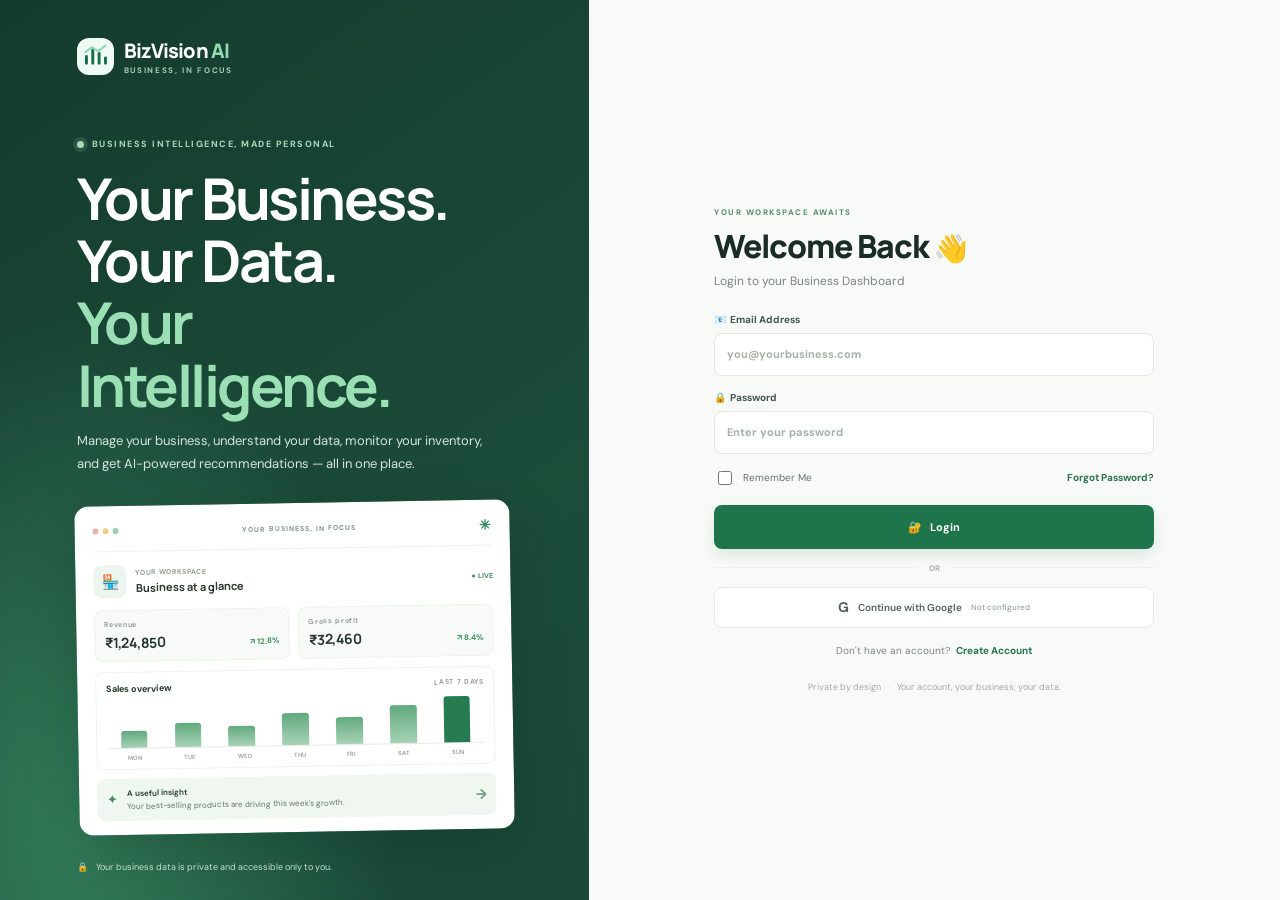
<file: auth.html>
<!doctype html>
<html lang="en">
<head>
  <meta charset="utf-8">
  <meta name="viewport" content="width=device-width, initial-scale=1">
  <meta name="theme-color" content="#f4f7f3">
  <meta name="description" content="Sign in to your private BizVision AI business workspace.">
  <title>Sign in · BizVision AI</title>
  <link rel="preconnect" href="https://fonts.googleapis.com">
  <link rel="preconnect" href="https://fonts.gstatic.com" crossorigin>
  <link href="https://fonts.googleapis.com/css2?family=DM+Sans:wght@400;500;600;700&family=Manrope:wght@400;500;600;700;800&display=swap" rel="stylesheet">
  <link rel="stylesheet" href="styles.css">
  <script src="auth.js" defer></script>
</head>
<body class="auth-page">
  <main class="auth-layout">
    <section class="auth-story">
      <a class="brand auth-brand" href="/login" aria-label="BizVision AI">
        <span class="brand-mark"><svg viewBox="0 0 32 32" aria-hidden="true"><path d="M6 23.5V16m7 7.5V9m7 14.5v-11m7 11v-6" stroke="currentColor" stroke-width="3.2" stroke-linecap="round"/><path d="m5 11 7-5 7 4 8-6" fill="none" stroke="#8cd9b1" stroke-width="2.3" stroke-linecap="round" stroke-linejoin="round"/></svg></span>
        <span class="brand-copy"><strong>BizVision<span> AI</span></strong><small>BUSINESS, IN FOCUS</small></span>
      </a>
      <div class="auth-story-copy">
        <span class="auth-kicker"><span></span> BUSINESS INTELLIGENCE, MADE PERSONAL</span>
        <h1>Your Business.<br>Your Data.<br><span>Your Intelligence.</span></h1>
        <p>Manage your business, understand your data, monitor your inventory, and get AI-powered recommendations — all in one place.</p>
      </div>
      <div class="auth-preview" aria-label="Private business dashboard preview">
        <div class="preview-top"><span><i></i><i></i><i></i></span><span>YOUR BUSINESS, IN FOCUS</span><b>✳</b></div>
        <div class="preview-business"><span class="preview-store">🏪</span><div><small>YOUR WORKSPACE</small><strong>Business at a glance</strong></div><span class="preview-live">● LIVE</span></div>
        <div class="preview-metrics"><div><small>Revenue</small><strong>₹1,24,850</strong><em>↗ 12.8%</em></div><div><small>Gross profit</small><strong>₹32,460</strong><em>↗ 8.4%</em></div></div>
        <div class="preview-chart"><div class="preview-chart-heading"><strong>Sales overview</strong><small>LAST 7 DAYS</small></div><div class="preview-bars"><i style="height:36%"></i><i style="height:53%"></i><i style="height:43%"></i><i style="height:69%"></i><i style="height:58%"></i><i style="height:82%"></i><i style="height:100%"></i></div><div class="preview-days"><span>MON</span><span>TUE</span><span>WED</span><span>THU</span><span>FRI</span><span>SAT</span><span>SUN</span></div></div>
        <div class="preview-insight"><span>✦</span><p><strong>A useful insight</strong><br>Your best-selling products are driving this week's growth.</p><b>→</b></div>
      </div>
      <div class="auth-assurance"><span>🔒</span> Your business data is private and accessible only to you.</div>
    </section>

    <section class="auth-panel">
      <div class="auth-card">
        <div class="auth-mobile-brand">🤖 BizVision AI</div>
        <div class="auth-heading" id="login-heading">
          <span class="auth-step">YOUR WORKSPACE AWAITS</span>
          <h2>Welcome Back <span>👋</span></h2>
          <p>Login to your Business Dashboard</p>
        </div>
        <div class="auth-heading" id="register-heading" hidden>
          <span class="auth-step">GET STARTED — IT'S FREE</span>
          <h2>Create Your BizVision AI Account <span>🚀</span></h2>
          <p>Your business deserves a clearer view.</p>
        </div>
        <div class="auth-notice" id="auth-notice" role="status" aria-live="polite" hidden></div>
        <form id="login-form" class="auth-form">
          <label><span>📧 &nbsp;Email Address</span><input name="email" type="email" autocomplete="email" placeholder="you@yourbusiness.com" maxlength="254" required></label>
          <label><span>🔒 &nbsp;Password</span><input name="password" type="password" autocomplete="current-password" placeholder="Enter your password" required></label>
          <div class="auth-form-row"><label class="auth-check"><input name="rememberMe" type="checkbox"><span>Remember Me</span></label><button class="auth-text-button" type="button" id="forgot-password">Forgot Password?</button></div>
          <button class="auth-submit" type="submit"><span>🔐</span> Login</button>
          <div class="auth-divider"><span>OR</span></div>
          <button class="google-button" type="button" disabled title="Google sign-in is not configured">G <span>Continue with Google</span><small>Not configured</small></button>
          <p class="auth-switch">Don't have an account? <button class="auth-text-button" type="button" data-show="register">Create Account</button></p>
        </form>

        <form id="register-form" class="auth-form" hidden>
          <div class="auth-register-grid">
            <label><span>👤 &nbsp;Full Name</span><input name="name" autocomplete="name" maxlength="100" placeholder="Your full name" required></label>
            <label><span>📱 &nbsp;Mobile Number</span><input name="phone" type="tel" autocomplete="tel" maxlength="30" placeholder="+91 98765 43210" required></label>
            <label class="auth-full"><span>📧 &nbsp;Email Address</span><input name="email" type="email" autocomplete="email" maxlength="254" placeholder="you@yourbusiness.com" required></label>
            <label><span>🔒 &nbsp;Password</span><input name="password" type="password" autocomplete="new-password" minlength="8" placeholder="At least 8 characters" required></label>
            <label><span>🔒 &nbsp;Confirm Password</span><input name="confirmPassword" type="password" autocomplete="new-password" minlength="8" placeholder="Re-enter password" required></label>
            <label class="auth-full"><span>🏢 &nbsp;Business Name</span><input name="businessName" autocomplete="organization" maxlength="120" placeholder="e.g. Ravi's Grocery Store" required></label>
            <label class="auth-full"><span>🏷️ &nbsp;Business Type</span><select name="businessType" required><option value="" disabled selected>Select your business type</option><option>🏪 Retail / Shop</option><option>🛍️ Shopping Mall</option><option>🏠 Real Estate</option><option>🍽️ Restaurant / Café</option><option>🏨 Hotel</option><option>💇 Salon / Beauty</option><option>💊 Pharmacy</option><option>🚗 Automobile</option><option>🏭 Manufacturing</option><option>📦 Wholesale / Distribution</option><option>🛒 E-Commerce</option><option>🎓 Education</option><option>💻 Technology / Startup</option><option>💼 Professional Services</option><option>Other</option></select></label>
          </div>
          <label class="auth-check auth-terms"><input name="termsAccepted" type="checkbox" required><span>I agree to the <a href="#terms" id="terms-link">Terms and Conditions</a></span></label>
          <button class="auth-submit" type="submit"><span>🚀</span> Create Account</button>
          <p class="auth-switch">Already have an account? <button class="auth-text-button" type="button" data-show="login">Login</button></p>
        </form>
        <p class="auth-footnote">Private by design <span>·</span> Your account, your business, your data.</p>
      </div>
    </section>
  </main>
</body>
</html>
</file>
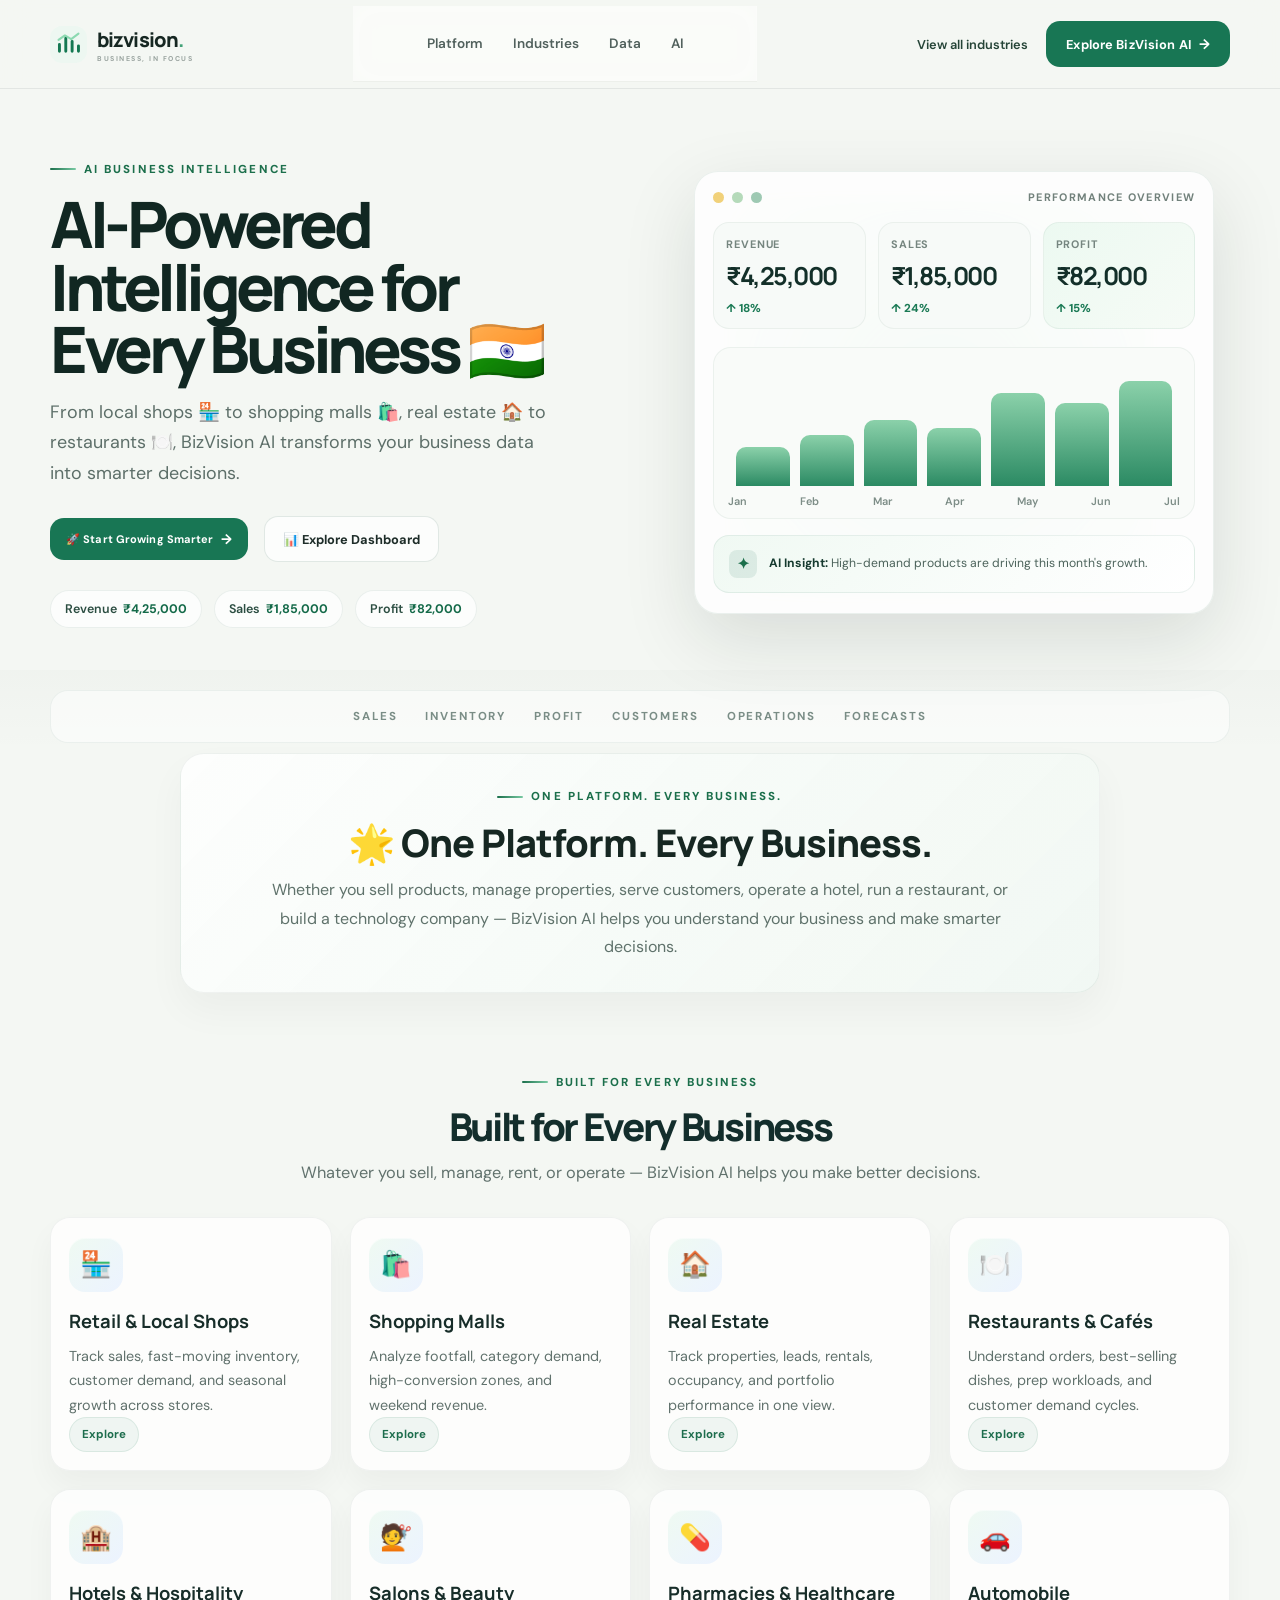
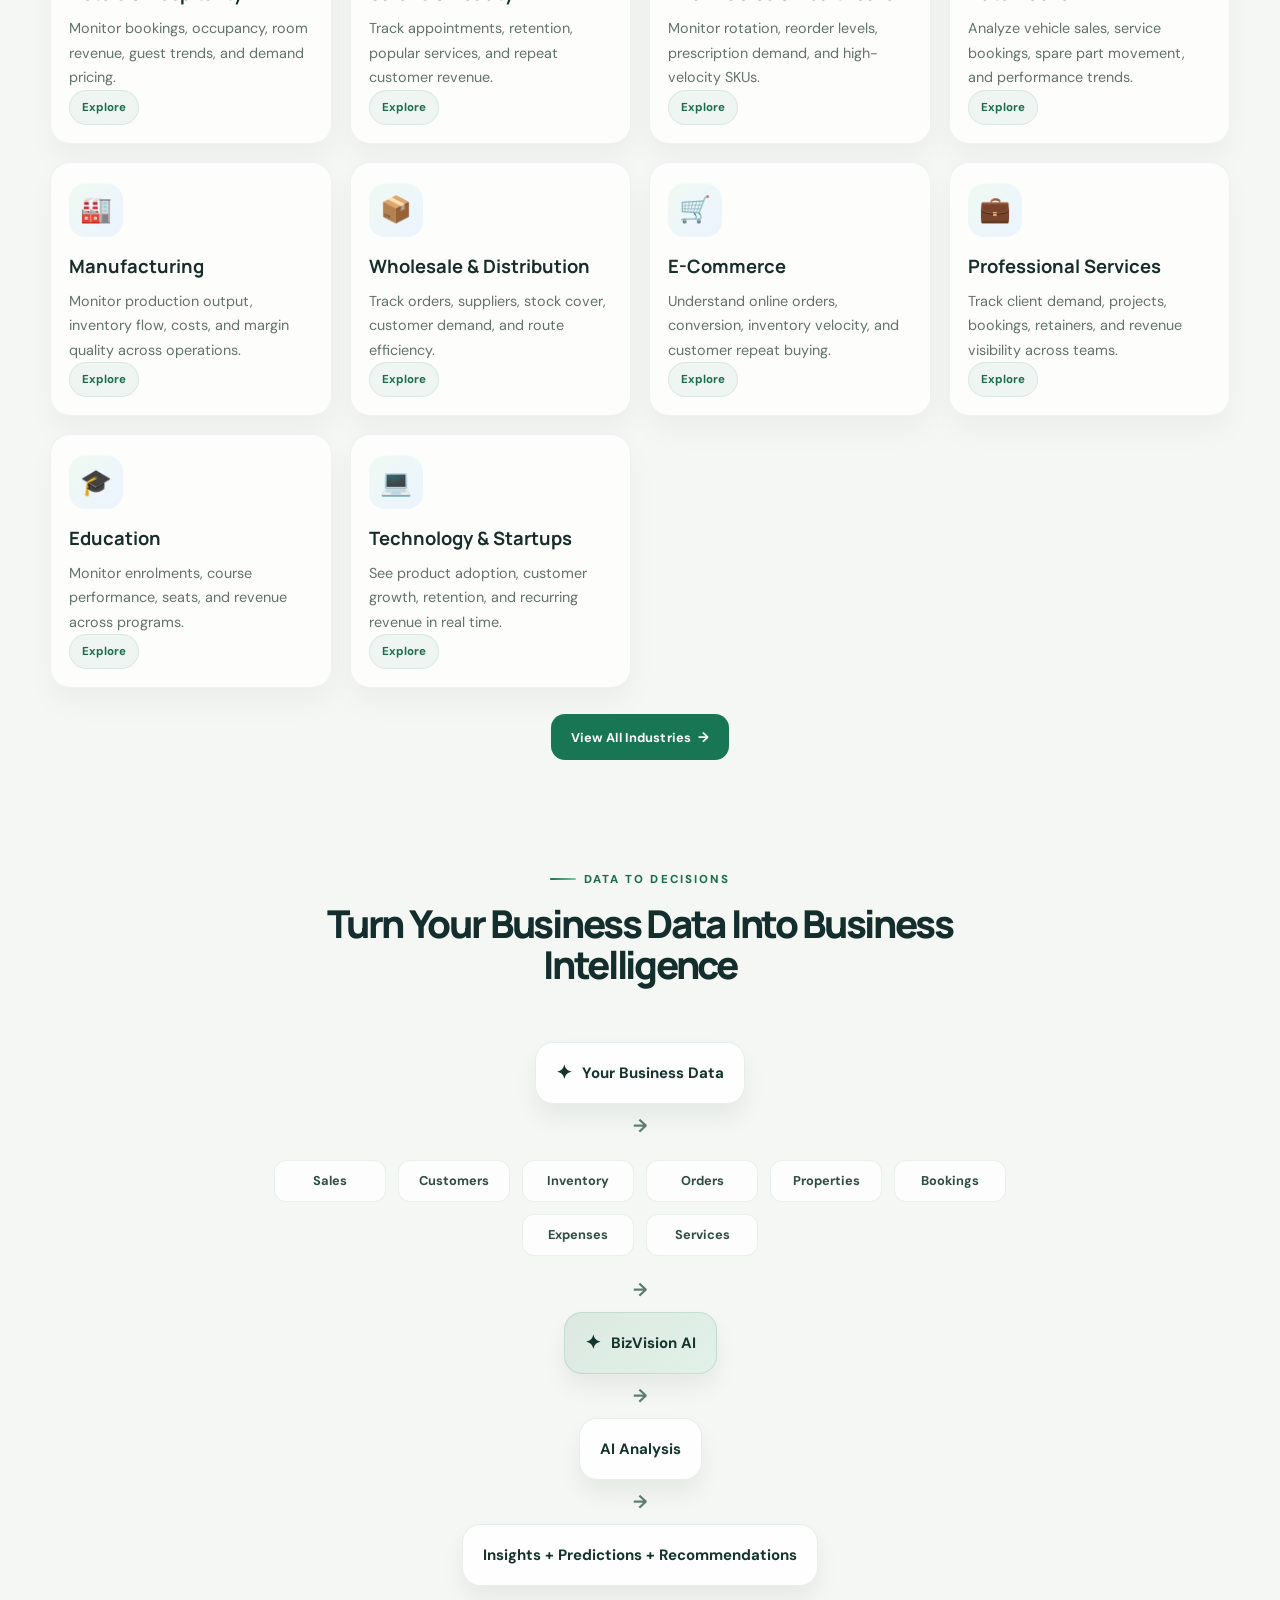
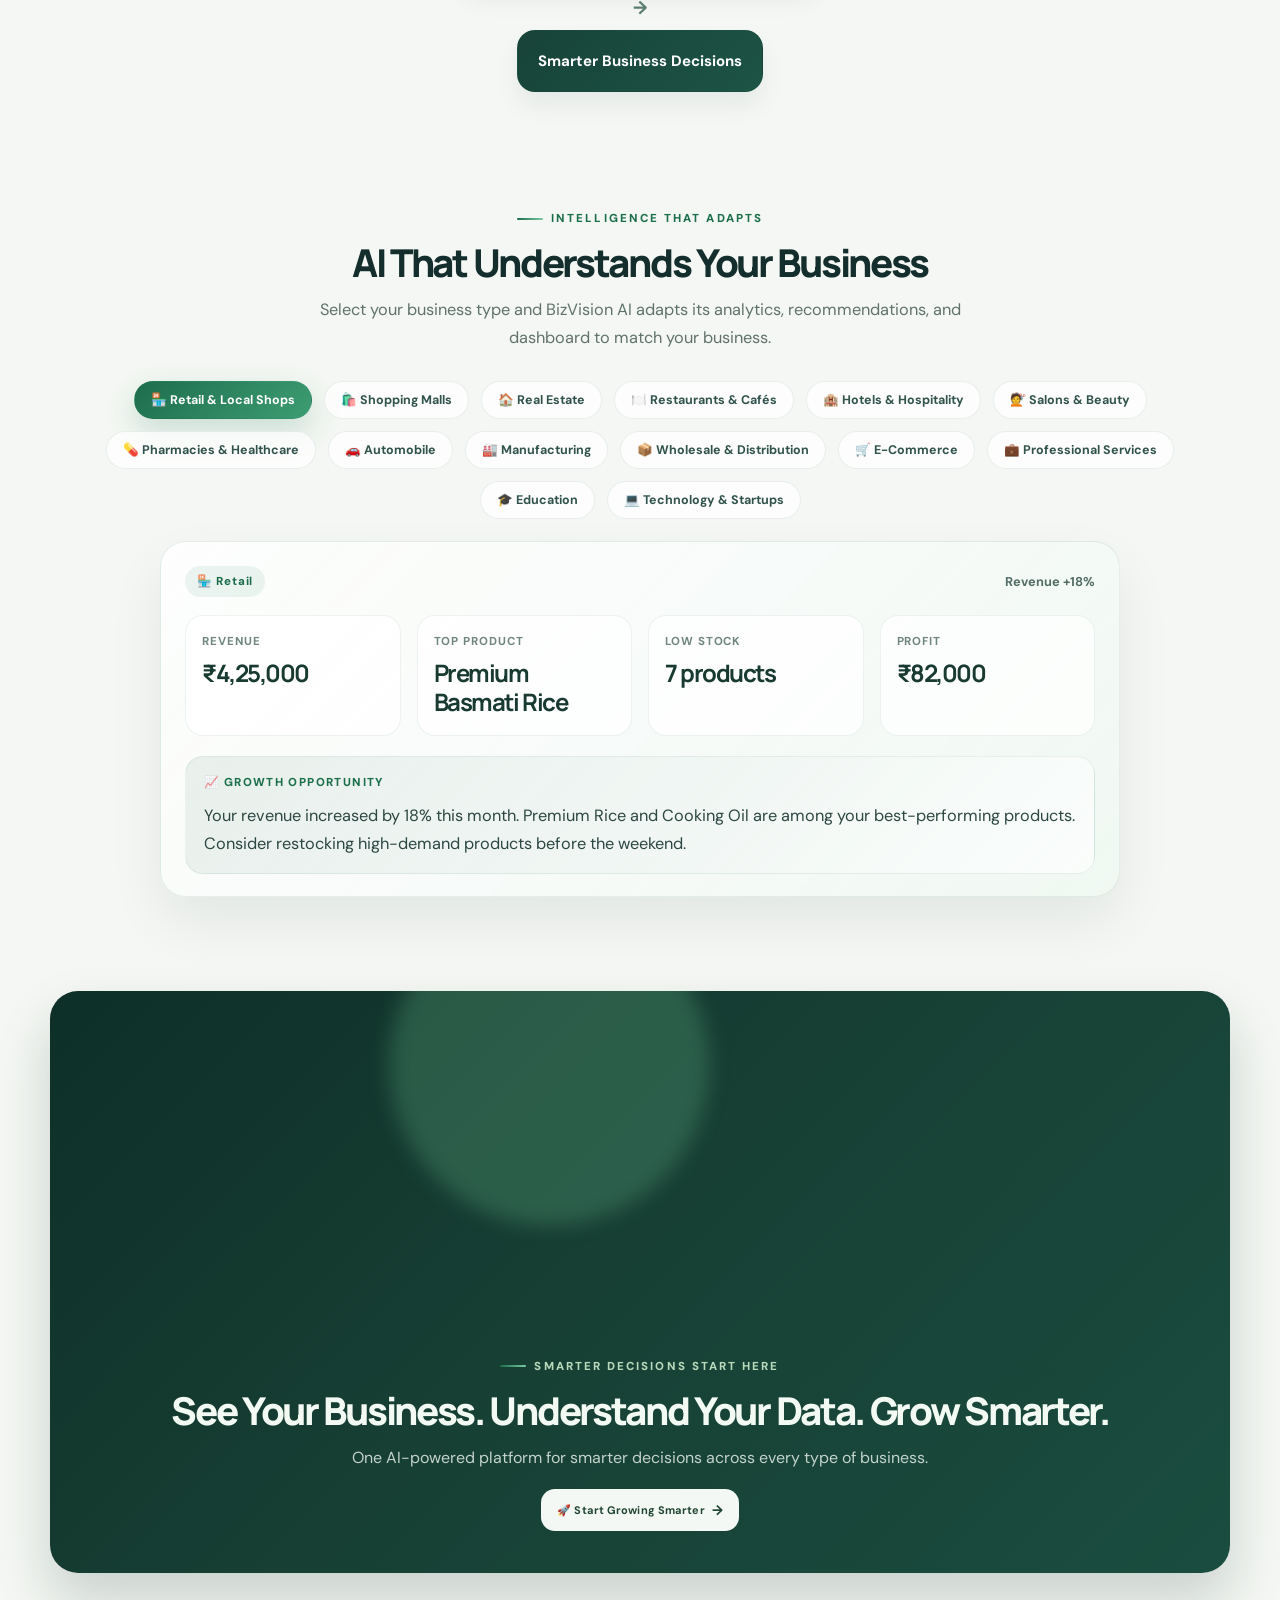
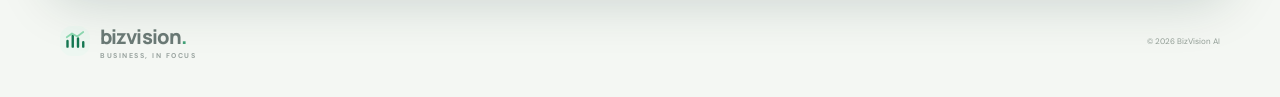
<file: landing.html>
<!doctype html>
<html lang="en">
<head>
  <meta charset="utf-8">
  <meta name="viewport" content="width=device-width, initial-scale=1">
  <meta name="theme-color" content="#f4f7f3">
  <meta name="description" content="BizVision AI transforms business data into clear insights, recommendations, and smarter decisions for every type of business.">
  <title>BizVision AI - AI-Powered Intelligence for Every Business</title>
  <link rel="preconnect" href="https://fonts.googleapis.com">
  <link rel="preconnect" href="https://fonts.gstatic.com" crossorigin>
  <link href="https://fonts.googleapis.com/css2?family=DM+Sans:wght@400;500;600;700&family=Manrope:wght@400;500;600;700;800&display=swap" rel="stylesheet">
  <link rel="stylesheet" href="styles.css">
</head>
<body class="landing-page">
  <header class="landing-header">
    <div class="landing-shell landing-topbar">
      <a class="brand landing-brand" href="landing.html" aria-label="BizVision AI home">
        <span class="brand-mark"><svg viewBox="0 0 32 32" aria-hidden="true"><path d="M6 23.5V16m7 7.5V9m7 14.5v-11m7 11v-6" stroke="currentColor" stroke-width="3.2" stroke-linecap="round"/><path d="m5 11 7-5 7 4 8-6" fill="none" stroke="#8cd9b1" stroke-width="2.3" stroke-linecap="round" stroke-linejoin="round"/></svg></span>
        <span class="brand-copy"><strong>bizvision<span>.</span></strong><small>BUSINESS, IN FOCUS</small></span>
      </a>
      <nav class="landing-nav" aria-label="Main navigation">
        <a href="#platform">Platform</a>
        <a href="#industries">Industries</a>
        <a href="#data">Data</a>
        <a href="#ai">AI</a>
      </nav>
      <div class="landing-actions">
        <a class="landing-link" href="#industries">View all industries</a>
        <a class="primary-button landing-button" href="index.html#overview">Explore BizVision AI <span class="button-arrow">&rarr;</span></a>
      </div>
    </div>
  </header>

  <main class="landing-main">
    <section class="landing-shell hero-section" id="platform">
      <div class="hero-copy">
        <div class="eyebrow-kicker">AI BUSINESS INTELLIGENCE</div>
        <h1>AI-Powered Intelligence for Every Business <span>🇮🇳</span></h1>
        <p>From local shops 🏪 to shopping malls 🛍️, real estate 🏠 to restaurants 🍽️, BizVision AI transforms your business data into smarter decisions.</p>
        <div class="hero-actions">
          <a class="primary-button landing-button" href="index.html#overview">🚀 Start Growing Smarter <span class="button-arrow">&rarr;</span></a>
          <a class="secondary-button" href="#ai">📊 Explore Dashboard</a>
        </div>
        <div class="hero-pills">
          <span>Revenue <strong>₹4,25,000</strong></span>
          <span>Sales <strong>₹1,85,000</strong></span>
          <span>Profit <strong>₹82,000</strong></span>
        </div>
      </div>

      <div class="hero-visual" aria-label="Business dashboard overview">
        <div class="visual-panel">
          <div class="panel-header">
            <div class="traffic-lights"><span></span><span></span><span></span></div>
            <small>performance overview</small>
          </div>

          <div class="kpi-grid">
            <article class="kpi-card">
              <span>Revenue</span>
              <strong>₹4,25,000</strong>
              <em>&uarr; 18%</em>
            </article>
            <article class="kpi-card">
              <span>Sales</span>
              <strong>₹1,85,000</strong>
              <em>&uarr; 24%</em>
            </article>
            <article class="kpi-card accent">
              <span>Profit</span>
              <strong>₹82,000</strong>
              <em>&uarr; 15%</em>
            </article>
          </div>

          <div class="insight-graph">
            <div class="chart-row">
              <span style="height: 32%"></span>
              <span style="height: 42%"></span>
              <span style="height: 54%"></span>
              <span style="height: 47%"></span>
              <span style="height: 76%"></span>
              <span style="height: 68%"></span>
              <span style="height: 86%"></span>
            </div>
            <div class="chart-labels"><span>Jan</span><span>Feb</span><span>Mar</span><span>Apr</span><span>May</span><span>Jun</span><span>Jul</span></div>
          </div>

          <div class="ai-bubble">
            <span class="spark">✦</span>
            <p><strong>AI Insight:</strong> High-demand products are driving this month's growth.</p>
          </div>
        </div>
      </div>
    </section>

    <section class="brand-strip">
      <div class="landing-shell brand-strip-inner">
        <span>Sales</span>
        <span>Inventory</span>
        <span>Profit</span>
        <span>Customers</span>
        <span>Operations</span>
        <span>Forecasts</span>
      </div>
    </section>

    <section class="landing-shell universal-section">
      <div class="universal-panel">
        <div class="eyebrow-kicker">ONE PLATFORM. EVERY BUSINESS.</div>
        <h2>🌟 One Platform. Every Business.</h2>
        <p>Whether you sell products, manage properties, serve customers, operate a hotel, run a restaurant, or build a technology company — BizVision AI helps you understand your business and make smarter decisions.</p>
      </div>
    </section>

    <section class="landing-shell industry-section" id="industries">
      <div class="section-heading">
        <div class="eyebrow-kicker">BUILT FOR EVERY BUSINESS</div>
        <h2>Built for Every Business</h2>
        <p>Whatever you sell, manage, rent, or operate — BizVision AI helps you make better decisions.</p>
      </div>

      <div class="industry-grid">
        <article class="industry-card"><div class="industry-icon">🏪</div><h3>Retail &amp; Local Shops</h3><p>Track sales, fast-moving inventory, customer demand, and seasonal growth across stores.</p><button class="industry-card-button" type="button" data-business="Retail">Explore</button></article>
        <article class="industry-card"><div class="industry-icon">🛍️</div><h3>Shopping Malls</h3><p>Analyze footfall, category demand, high-conversion zones, and weekend revenue.</p><button class="industry-card-button" type="button" data-business="Shopping Mall">Explore</button></article>
        <article class="industry-card"><div class="industry-icon">🏠</div><h3>Real Estate</h3><p>Track properties, leads, rentals, occupancy, and portfolio performance in one view.</p><button class="industry-card-button" type="button" data-business="Real Estate">Explore</button></article>
        <article class="industry-card"><div class="industry-icon">🍽️</div><h3>Restaurants &amp; Cafés</h3><p>Understand orders, best-selling dishes, prep workloads, and customer demand cycles.</p><button class="industry-card-button" type="button" data-business="Restaurant">Explore</button></article>
        <article class="industry-card"><div class="industry-icon">🏨</div><h3>Hotels &amp; Hospitality</h3><p>Monitor bookings, occupancy, room revenue, guest trends, and demand pricing.</p><button class="industry-card-button" type="button" data-business="Hotel">Explore</button></article>
        <article class="industry-card"><div class="industry-icon">💇</div><h3>Salons &amp; Beauty</h3><p>Track appointments, retention, popular services, and repeat customer revenue.</p><button class="industry-card-button" type="button" data-business="Salon">Explore</button></article>
        <article class="industry-card"><div class="industry-icon">💊</div><h3>Pharmacies &amp; Healthcare</h3><p>Monitor rotation, reorder levels, prescription demand, and high-velocity SKUs.</p><button class="industry-card-button" type="button" data-business="Pharmacy">Explore</button></article>
        <article class="industry-card"><div class="industry-icon">🚗</div><h3>Automobile</h3><p>Analyze vehicle sales, service bookings, spare part movement, and performance trends.</p><button class="industry-card-button" type="button" data-business="Automobile">Explore</button></article>
        <article class="industry-card"><div class="industry-icon">🏭</div><h3>Manufacturing</h3><p>Monitor production output, inventory flow, costs, and margin quality across operations.</p><button class="industry-card-button" type="button" data-business="Manufacturing">Explore</button></article>
        <article class="industry-card"><div class="industry-icon">📦</div><h3>Wholesale &amp; Distribution</h3><p>Track orders, suppliers, stock cover, customer demand, and route efficiency.</p><button class="industry-card-button" type="button" data-business="Wholesale">Explore</button></article>
        <article class="industry-card"><div class="industry-icon">🛒</div><h3>E-Commerce</h3><p>Understand online orders, conversion, inventory velocity, and customer repeat buying.</p><button class="industry-card-button" type="button" data-business="E-Commerce">Explore</button></article>
        <article class="industry-card"><div class="industry-icon">💼</div><h3>Professional Services</h3><p>Track client demand, projects, bookings, retainers, and revenue visibility across teams.</p><button class="industry-card-button" type="button" data-business="Services">Explore</button></article>
        <article class="industry-card"><div class="industry-icon">🎓</div><h3>Education</h3><p>Monitor enrolments, course performance, seats, and revenue across programs.</p><button class="industry-card-button" type="button" data-business="Education">Explore</button></article>
        <article class="industry-card"><div class="industry-icon">💻</div><h3>Technology &amp; Startups</h3><p>See product adoption, customer growth, retention, and recurring revenue in real time.</p><button class="industry-card-button" type="button" data-business="Technology">Explore</button></article>
      </div>

      <div class="section-cta">
        <a class="primary-button landing-button" href="index.html#overview">View All Industries <span class="button-arrow">&rarr;</span></a>
      </div>
    </section>

    <section class="landing-shell data-flow-section" id="data">
      <div class="section-heading centered">
        <div class="eyebrow-kicker">DATA TO DECISIONS</div>
        <h2>Turn Your Business Data Into Business Intelligence</h2>
      </div>

      <div class="flow-diagram" aria-label="Business data to AI analysis flow">
        <div class="flow-node"><span>✦</span><strong>Your Business Data</strong></div>
        <div class="flow-arrow">&rarr;</div>
        <div class="flow-group">
          <span>Sales</span>
          <span>Customers</span>
          <span>Inventory</span>
          <span>Orders</span>
          <span>Properties</span>
          <span>Bookings</span>
          <span>Expenses</span>
          <span>Services</span>
        </div>
        <div class="flow-arrow">&rarr;</div>
        <div class="flow-node central"><span>✦</span><strong>BizVision AI</strong></div>
        <div class="flow-arrow">&rarr;</div>
        <div class="flow-node"><strong>AI Analysis</strong></div>
        <div class="flow-arrow">&rarr;</div>
        <div class="flow-node"><strong>Insights + Predictions + Recommendations</strong></div>
        <div class="flow-arrow">&rarr;</div>
        <div class="flow-node final"><strong>Smarter Business Decisions</strong></div>
      </div>
    </section>

    <section class="landing-shell adaptive-section" id="ai">
      <div class="section-heading">
        <div class="eyebrow-kicker">INTELLIGENCE THAT ADAPTS</div>
        <h2>AI That Understands Your Business</h2>
        <p>Select your business type and BizVision AI adapts its analytics, recommendations, and dashboard to match your business.</p>
      </div>

      <div class="business-selector" role="tablist" aria-label="Select business type">
        <button class="selector-button is-active" type="button" data-business="Retail">🏪 Retail &amp; Local Shops</button>
        <button class="selector-button" type="button" data-business="Shopping Mall">🛍️ Shopping Malls</button>
        <button class="selector-button" type="button" data-business="Real Estate">🏠 Real Estate</button>
        <button class="selector-button" type="button" data-business="Restaurant">🍽️ Restaurants &amp; Cafés</button>
        <button class="selector-button" type="button" data-business="Hotel">🏨 Hotels &amp; Hospitality</button>
        <button class="selector-button" type="button" data-business="Salon">💇 Salons &amp; Beauty</button>
        <button class="selector-button" type="button" data-business="Pharmacy">💊 Pharmacies &amp; Healthcare</button>
        <button class="selector-button" type="button" data-business="Automobile">🚗 Automobile</button>
        <button class="selector-button" type="button" data-business="Manufacturing">🏭 Manufacturing</button>
        <button class="selector-button" type="button" data-business="Wholesale">📦 Wholesale &amp; Distribution</button>
        <button class="selector-button" type="button" data-business="E-Commerce">🛒 E-Commerce</button>
        <button class="selector-button" type="button" data-business="Services">💼 Professional Services</button>
        <button class="selector-button" type="button" data-business="Education">🎓 Education</button>
        <button class="selector-button" type="button" data-business="Technology">💻 Technology &amp; Startups</button>
      </div>

      <div class="business-insight-card" aria-live="polite">
        <div class="insight-header">
          <span class="insight-tag" id="insight-tag">🏪 Retail</span>
          <span class="insight-trend" id="insight-trend">Revenue +18%</span>
        </div>

        <div class="insight-metrics">
          <div class="metric-box">
            <span>Revenue</span>
            <strong id="metric-revenue">₹4,25,000</strong>
          </div>
          <div class="metric-box">
            <span>Top Product</span>
            <strong id="metric-product">Premium Basmati Rice</strong>
          </div>
          <div class="metric-box">
            <span>Low Stock</span>
            <strong id="metric-stock">7 products</strong>
          </div>
          <div class="metric-box">
            <span>Profit</span>
            <strong id="metric-profit">₹82,000</strong>
          </div>
        </div>

        <div class="recommendation-box">
          <div class="recommendation-label" id="recommendation-label">📈 Growth Opportunity</div>
          <p id="recommendation-text">Your revenue increased by 18% this month. Premium Rice and Cooking Oil are among your best-performing products. Consider restocking high-demand products before the weekend.</p>
        </div>
      </div>
    </section>

    <section class="landing-shell landing-cta">
      <div class="cta-glow"></div>
      <div class="cta-content">
        <div class="eyebrow-kicker light">SMARTER DECISIONS START HERE</div>
        <h2>See Your Business. Understand Your Data. Grow Smarter.</h2>
        <p>One AI-powered platform for smarter decisions across every type of business.</p>
        <a class="primary-button landing-button" href="index.html#overview">🚀 Start Growing Smarter <span class="button-arrow">&rarr;</span></a>
      </div>
    </section>
  </main>

  <footer class="landing-shell landing-footer">
    <a class="brand landing-brand footer-brand" href="landing.html" aria-label="BizVision AI home">
      <span class="brand-mark"><svg viewBox="0 0 32 32" aria-hidden="true"><path d="M6 23.5V16m7 7.5V9m7 14.5v-11m7 11v-6" stroke="currentColor" stroke-width="3.2" stroke-linecap="round"/><path d="m5 11 7-5 7 4 8-6" fill="none" stroke="#8cd9b1" stroke-width="2.3" stroke-linecap="round" stroke-linejoin="round"/></svg></span>
      <span class="brand-copy"><strong>bizvision<span>.</span></strong><small>BUSINESS, IN FOCUS</small></span>
    </a>
    <span>&copy; 2026 BizVision AI</span>
  </footer>

  <script>
    const businessInsights = {
      Retail: {
        label: '🏪 Retail & Local Shops',
        revenue: '₹4,25,000',
        product: 'Premium Basmati Rice',
        stock: '7 products',
        profit: '₹82,000',
        title: '📈 Growth Opportunity',
        recommendation: 'Your revenue increased by 18% this month. Premium Rice and Cooking Oil are among your best-performing products. Consider restocking high-demand products before the weekend.',
        trend: 'Revenue +18%'
      },
      'Shopping Mall': {
        label: '🛍️ Shopping Malls',
        revenue: '₹85,00,000',
        product: 'Electronics Zone',
        stock: '42,500 visitors',
        profit: '₹18,50,000',
        title: '🎯 Recommendation',
        recommendation: 'Weekend visitor traffic is significantly higher. Consider running promotional campaigns during Saturday and Sunday evenings.',
        trend: 'Footfall +14%'
      },
      'Real Estate': {
        label: '🏠 Real Estate',
        revenue: '₹28,00,000',
        product: 'Skyline Residences',
        stock: '124 properties',
        profit: '₹8,40,000',
        title: '📈 Growth Opportunity',
        recommendation: '2BHK properties are receiving higher customer interest. Consider prioritizing these properties in your marketing campaigns.',
        trend: 'Leads +19%'
      },
      Restaurant: {
        label: '🍽️ Restaurants & Cafés',
        revenue: '₹5,20,000',
        product: 'Signature Pasta',
        stock: '1,248 orders',
        profit: '₹1,35,000',
        title: '📦 Inventory Alert',
        recommendation: 'Weekend orders are increasing. Consider increasing preparation capacity for your most popular dishes.',
        trend: 'Orders +12%'
      },
      Hotel: {
        label: '🏨 Hotels & Hospitality',
        revenue: '₹16,00,000',
        product: 'Executive Suites',
        stock: '82% occupancy',
        profit: '₹5,20,000',
        title: '🔮 Forecast',
        recommendation: 'Weekend occupancy is significantly higher. Consider dynamic pricing during high-demand dates.',
        trend: 'Bookings +17%'
      },
      Salon: {
        label: '💇 Salons & Beauty',
        revenue: '₹3,80,000',
        product: 'Hair Spa',
        stock: '284 appointments',
        profit: '₹1,20,000',
        title: '💰 Profit Insight',
        recommendation: 'Returning customers contribute significantly to revenue. Consider introducing a loyalty program.',
        trend: 'Retention +16%'
      },
      Pharmacy: {
        label: '💊 Pharmacies & Healthcare',
        revenue: '₹7,50,000',
        product: 'Vitamin C Tablets',
        stock: '12 low-stock SKUs',
        profit: '₹1,45,000',
        title: '⚠️ Attention Required',
        recommendation: 'Several high-demand products are approaching their reorder level. Consider restocking them to avoid shortages.',
        trend: 'Sales +22%'
      },
      Automobile: {
        label: '🚗 Automobile',
        revenue: '₹32,00,000',
        product: 'Compact SUV',
        stock: '18 vehicles sold',
        profit: '₹6,80,000',
        title: '📈 Growth Opportunity',
        recommendation: 'Service orders have increased this month. Promoting service packages could generate additional revenue.',
        trend: 'Service +13%'
      },
      Manufacturing: {
        label: '🏭 Manufacturing',
        revenue: '₹1,25,00,000',
        product: 'Industrial Fasteners',
        stock: '28 components',
        profit: '₹26,50,000',
        title: '📦 Inventory Alert',
        recommendation: 'Balance production load to reduce bottlenecks in your highest-margin product lines and protect output.',
        trend: 'Output +18%'
      },
      'E-Commerce': {
        label: '🛒 E-Commerce',
        revenue: '₹24,00,000',
        product: 'Smart Speaker',
        stock: '4,600 orders',
        profit: '₹5,80,000',
        title: '🎯 Recommendation',
        recommendation: 'Increase stock for your top-converting category and retarget customers with high-intent offers.',
        trend: 'Conversion +27%'
      },
      Wholesale: {
        label: '📦 Wholesale & Distribution',
        revenue: '₹68,00,000',
        product: 'Packaged Snacks',
        stock: '92 SKUs',
        profit: '₹13,50,000',
        title: '🔮 Forecast',
        recommendation: 'Tighten replenishment on high-velocity products to reduce stockouts across major accounts.',
        trend: 'Order volume +20%'
      },
      Services: {
        label: '💼 Professional Services',
        revenue: '₹12,50,000',
        product: 'Managed IT Support',
        stock: '6 active plans',
        profit: '₹3,40,000',
        title: '💰 Profit Insight',
        recommendation: 'Upsell premium support packages to clients with growing demand and recurring maintenance needs.',
        trend: 'Renewals +15%'
      },
      Education: {
        label: '🎓 Education',
        revenue: '₹9,60,000',
        product: 'Career Accelerator Program',
        stock: '1,240 students',
        profit: '₹2,60,000',
        title: '📈 Growth Opportunity',
        recommendation: 'Demand for your high-value programs is rising. Expand batch slots and use referral incentives for faster growth.',
        trend: 'Enrollments +21%'
      },
      Technology: {
        label: '💻 Technology & Startups',
        revenue: '₹1,25,00,000',
        product: 'SaaS Growth Platform',
        stock: '84 active clients',
        profit: '₹38,50,000',
        title: '📈 Growth Opportunity',
        recommendation: 'Recurring revenue is growing steadily. Focus on product upsells and enterprise expansion to maximize lifetime value.',
        trend: 'MRR +31%'
      }
    };

    const selectorButtons = document.querySelectorAll('.selector-button');
    const insightTag = document.getElementById('insight-tag');
    const insightTrend = document.getElementById('insight-trend');
    const revenue = document.getElementById('metric-revenue');
    const product = document.getElementById('metric-product');
    const stock = document.getElementById('metric-stock');
    const profit = document.getElementById('metric-profit');
    const recommendation = document.getElementById('recommendation-text');
    const recommendationLabel = document.getElementById('recommendation-label');

    function updateInsights(type) {
      const data = businessInsights[type] || businessInsights.Retail;
      insightTag.textContent = data.label;
      insightTrend.textContent = data.trend;
      revenue.textContent = data.revenue;
      product.textContent = data.product;
      stock.textContent = data.stock;
      profit.textContent = data.profit;
      recommendationLabel.textContent = data.title;
      recommendation.textContent = data.recommendation;
    }

    selectorButtons.forEach((button) => {
      button.addEventListener('click', () => {
        selectorButtons.forEach((item) => item.classList.toggle('is-active', item === button));
        updateInsights(button.dataset.business);
      });
    });

    const industryCardButtons = document.querySelectorAll('.industry-card-button');
    industryCardButtons.forEach((button) => {
      button.addEventListener('click', () => {
        selectorButtons.forEach((item) => item.classList.toggle('is-active', item.dataset.business === button.dataset.business));
        updateInsights(button.dataset.business);
        document.getElementById('ai').scrollIntoView({ behavior: 'smooth', block: 'start' });
      });
    });
  </script>
</body>
</html>
</file>
<file: styles.css>
:root {
  --ink: #182521;
  --muted: #86918e;
  --muted-dark: #65716e;
  --green: #187654;
  --green-dark: #126447;
  --green-pale: #e8f4ed;
  --blue: #5274d8;
  --line: #e9eeeb;
  --canvas: #f6f8fb;
  --white: #fff;
  --orange: #bd7a2e;
  --red: #bd5c52;
  --shadow: 0 2px 8px rgba(30, 51, 43, .035), 0 12px 30px rgba(30, 51, 43, .025);
}
* { box-sizing: border-box; }
body { margin: 0; background: var(--canvas); color: var(--ink); font-family: "DM Sans", sans-serif; font-size: 14px; -webkit-font-smoothing: antialiased; }
button, input, select { font: inherit; }
a { color: inherit; text-decoration: none; }
button { color: inherit; }
.app-shell { min-height: 100vh; }
.sidebar { position: fixed; inset: 0 auto 0 0; z-index: 10; display: flex; flex-direction: column; width: 246px; padding: 27px 17px 16px; background: #fff; border-right: 1px solid var(--line); }
.brand { display: flex; align-items: center; gap: 10px; padding: 0 9px; margin-bottom: 42px; }
.brand-mark { display: grid; width: 37px; height: 37px; place-items: center; color: #147852; background: #edf7f1; border-radius: 12px; }
.brand-mark svg { width: 29px; height: 29px; }
.brand-copy { display: flex; flex-direction: column; gap: 1px; }
.brand-copy strong { font: 800 20px "Manrope", sans-serif; letter-spacing: -.9px; }
.brand-copy strong span { color: #43a278; }
.brand-copy small { color: #99a39f; font-size: 8px; font-weight: 700; letter-spacing: 1.65px; }
.workspace-label { padding: 0 11px; color: #a0aaa6; font-size: 9px; font-weight: 700; letter-spacing: 1.25px; }
.main-nav { display: flex; flex-direction: column; gap: 5px; }
.nav-link { display: flex; align-items: center; gap: 12px; height: 41px; padding: 0 11px; color: #77817e; font-size: 12px; font-weight: 600; border-radius: 8px; transition: background .15s, color .15s; }
.nav-link:hover { color: var(--green); background: #f6faf7; }
.nav-link.active { color: var(--green); background: #eaf5ee; }
.nav-icon { width: 17px; color: inherit; font-size: 18px; line-height: 1; text-align: center; }
.nav-count { min-width: 20px; margin-left: auto; padding: 3px 6px; color: #aa703a; background: #fff1e2; border-radius: 10px; font-size: 10px; text-align: center; }
.new-badge { margin-left: auto; padding: 3px 6px; color: #528e70; background: #e8f4ed; border-radius: 4px; font-size: 8px; font-weight: 800; letter-spacing: .6px; }
.nav-divider { height: 1px; margin: 17px 10px 14px; background: var(--line); }
.sidebar-bottom { margin-top: auto; }
.help-card { padding: 14px 13px 13px; background: linear-gradient(140deg, #f0f7f2, #f5f8fc); border: 1px solid #e8f0eb; border-radius: 10px; }
.help-spark { display: grid; width: 24px; height: 24px; place-items: center; margin-bottom: 10px; color: var(--green); background: #fff; border-radius: 7px; }
.help-card > strong { font: 700 12px "Manrope", sans-serif; }
.help-card p { margin: 5px 0 11px; color: var(--muted-dark); font-size: 10px; line-height: 1.55; }
.help-card a { color: var(--green); font-size: 10px; font-weight: 700; }
.help-card a span { margin-left: 4px; }
.profile-button { display: flex; align-items: center; width: 100%; gap: 9px; margin-top: 14px; padding: 12px 3px 3px; text-align: left; background: none; border: 0; border-top: 1px solid var(--line); cursor: pointer; }
.avatar, .top-avatar { display: grid; flex: 0 0 auto; width: 31px; height: 31px; place-items: center; color: #fff; background: #397a5e; border-radius: 50%; font-size: 12px; font-weight: 700; }
.profile-copy { display: flex; flex: 1; flex-direction: column; gap: 3px; }
.profile-copy strong { font-size: 10px; }
.profile-copy small { color: var(--muted); font-size: 9px; }
.profile-menu { color: #98a19e; font-size: 19px; letter-spacing: 1px; }
.main-content { min-height: 100vh; margin-left: 246px; }
.topbar { position: sticky; top: 0; z-index: 5; display: flex; align-items: center; justify-content: space-between; height: 63px; padding: 0 4.1%; background: rgba(255,255,255,.91); border-bottom: 1px solid var(--line); backdrop-filter: blur(14px); }
.breadcrumb { display: flex; gap: 10px; color: #9aa39f; font-size: 11px; }
.breadcrumb strong { color: #34413c; font-weight: 600; }
.crumb-slash { color: #c6ceca; }
.top-actions { display: flex; align-items: center; gap: 15px; }
.data-status { display: inline-flex; align-items: center; gap: 7px; color: #73807a; font-size: 10px; }
.status-dot { width: 7px; height: 7px; background: #53ac7d; border-radius: 50%; box-shadow: 0 0 0 3px #e9f6ed; }
.icon-button { display: grid; width: 32px; height: 32px; place-items: center; color: #61716a; background: #fff; border: 1px solid var(--line); border-radius: 8px; cursor: pointer; }
.icon-button:hover { color: var(--green); border-color: #b8d9c6; }
.icon-button svg { width: 16px; height: 16px; }
.top-avatar { width: 29px; height: 29px; border: 0; cursor: pointer; }
.mobile-menu { display: none; background: none; border: 0; font-size: 18px; }
.page-wrap { width: min(1130px, 100%); min-height: calc(100vh - 106px); margin: 0 auto; padding: 34px 4.1% 40px; }
.page-heading { display: flex; align-items: flex-end; justify-content: space-between; gap: 20px; margin-bottom: 23px; }
.eyebrow { margin-bottom: 7px; color: var(--green); font-size: 9px; font-weight: 800; letter-spacing: 1.35px; text-transform: uppercase; }
h1, h2, h3, p { margin-top: 0; }
h1 { margin-bottom: 5px; font: 700 clamp(24px, 2.4vw, 30px)/1.2 "Manrope", sans-serif; letter-spacing: -1.1px; }
.page-subtitle { margin: 0; color: var(--muted-dark); font-size: 11px; line-height: 1.65; }
.heading-actions { display: flex; align-items: center; gap: 8px; }
.date-select, .secondary-button { height: 34px; padding: 0 11px; color: #46554e; background: #fff; border: 1px solid #e4eae6; border-radius: 7px; font-size: 10px; }
.date-select { cursor: pointer; }
.secondary-button { display: inline-flex; align-items: center; gap: 6px; cursor: pointer; }
.secondary-button:hover { border-color: #bad7c6; color: var(--green); }
.primary-button { display: inline-flex; align-items: center; justify-content: center; gap: 7px; min-height: 35px; padding: 0 13px; color: #fff; background: var(--green); border: 0; border-radius: 7px; font-size: 10px; font-weight: 700; cursor: pointer; transition: background .15s, transform .15s; }
.primary-button:hover { background: var(--green-dark); transform: translateY(-1px); }
.primary-button .button-arrow { font-size: 14px; }
.form-grid, .product-form-grid { display: grid; grid-template-columns: repeat(2, minmax(0, 1fr)); gap: 12px; }
.product-form-grid { margin-top: 18px; }
.biz-form label, .product-form-grid label { display: flex; flex-direction: column; gap: 7px; color: #5a6a63; font-size: 10px; font-weight: 700; }
.biz-form input, .biz-form select, .product-form-grid input, .product-form-grid select { height: 40px; padding: 0 11px; color: var(--ink); background: #f9fbfa; border: 1px solid #e1e8e3; border-radius: 8px; }
.product-form-grid .full-width { grid-column: 1 / -1; }
.form-actions { display: flex; justify-content: flex-end; gap: 10px; margin-top: 18px; }
.table-actions { display: flex; gap: 6px; }
.mini-action { padding: 5px 8px; color: #3a6e56; background: #edf5ef; border: 0; border-radius: 6px; font-size: 9px; font-weight: 700; cursor: pointer; }
.mini-action.danger { color: #9e524d; background: #fbeceb; }
.modal-backdrop { position: fixed; inset: 0; z-index: 30; display: grid; place-items: center; background: rgba(20, 31, 28, .42); backdrop-filter: blur(3px); }
.modal-card { width: min(640px, calc(100vw - 28px)); padding: 20px 20px 18px; background: #fff; border: 1px solid #edf0ee; border-radius: 18px; box-shadow: 0 30px 60px rgba(14, 29, 26, .18); }
.modal-header { display: flex; align-items: flex-start; justify-content: space-between; gap: 16px; }
.modal-header h3 { margin: 0; font: 700 24px "Manrope", sans-serif; letter-spacing: -.8px; }
.modal-close { width: 32px; height: 32px; border-radius: 50%; }
.metrics-grid { display: grid; grid-template-columns: repeat(4, minmax(0, 1fr)); gap: 12px; margin-bottom: 14px; }
.metric-card, .panel { background: var(--white); border: 1px solid #edf0ee; border-radius: 10px; box-shadow: var(--shadow); }
.metric-card { min-height: 107px; padding: 15px 15px 13px; }
.metric-top { display: flex; align-items: center; justify-content: space-between; margin-bottom: 11px; }
.metric-label { color: #7e8985; font-size: 10px; font-weight: 500; }
.metric-icon { display: grid; width: 27px; height: 27px; place-items: center; color: #428263; background: #edf6f0; border-radius: 7px; font-size: 14px; }
.metric-icon.blue { color: #5e78be; background: #eff2fb; }
.metric-icon.gold { color: #b37b39; background: #fbf4e9; }
.metric-icon.pink { color: #bb6f68; background: #fbefed; }
.metric-value { margin-bottom: 5px; font: 700 23px "Manrope", sans-serif; letter-spacing: -.8px; }
.metric-foot { display: flex; align-items: center; gap: 5px; color: #9aa39f; font-size: 9px; }
.metric-change { color: #368358; font-weight: 700; }
.metric-change.down { color: #bf6b58; }
.summary-banner { margin-bottom: 14px; padding: 14px 16px 12px; background: linear-gradient(110deg, #fff, #f8fbf8); border: 1px solid #e9f0eb; border-radius: 10px; box-shadow: var(--shadow); }
.summary-head { display: flex; align-items: center; justify-content: space-between; gap: 10px; margin-bottom: 10px; }
.summary-head > div { display: flex; flex-direction: column; gap: 4px; }
.summary-head > div > span { color: #6c9579; font-size: 8px; font-weight: 800; letter-spacing: 1px; }
.summary-head strong { font: 700 11px "Manrope", sans-serif; }
.summary-ai { padding: 5px 7px; color: #498260; background: #edf6ef; border-radius: 12px; font-size: 8px; font-weight: 700; }
.summary-quick { display: grid; grid-template-columns: repeat(4, minmax(0, 1fr)); gap: 10px; }
.summary-quick > div { display: flex; flex-direction: column; gap: 4px; }
.summary-quick small { color: #8b9690; font-size: 8px; }
.summary-quick strong { overflow: hidden; color: #34413a; font: 700 12px "Manrope", sans-serif; text-overflow: ellipsis; white-space: nowrap; }
.summary-quick strong.up { color: #39845b; }
.summary-quick strong.down { color: #b86b56; }
.summary-banner > p { margin: 10px 0 0; padding-top: 9px; color: #748078; border-top: 1px solid #edf1ee; font-size: 9px; line-height: 1.6; }
.overview-grid { display: grid; grid-template-columns: minmax(0, 1.75fr) minmax(220px, .9fr); gap: 13px; margin-bottom: 14px; }
.panel { padding: 17px 18px; }
.panel-heading { display: flex; align-items: flex-start; justify-content: space-between; gap: 12px; margin-bottom: 13px; }
.panel-title { margin: 0 0 4px; font: 700 12px "Manrope", sans-serif; }
.panel-description { margin: 0; color: #97a09d; font-size: 9px; line-height: 1.5; }
.chart-legend { display: flex; align-items: center; gap: 11px; margin-top: 1px; color: #88928e; font-size: 9px; }
.legend-item { display: inline-flex; align-items: center; gap: 5px; }
.legend-dot { width: 7px; height: 7px; background: #18845b; border-radius: 50%; }
.legend-dot.blue { background: #b5c8ee; }
.chart-container { position: relative; height: 203px; }
.insight-panel { background: linear-gradient(145deg, #fff, #fbfdfb); }
.insight-score { display: flex; align-items: center; gap: 10px; margin: 4px 0 14px; }
.score-ring { display: grid; width: 47px; height: 47px; place-items: center; color: #23724e; background: conic-gradient(#52ad7c 0deg 287deg, #e9f3ec 287deg); border-radius: 50%; }
.score-ring::before { position: absolute; width: 37px; height: 37px; background: #fff; border-radius: 50%; content: ""; }
.score-ring strong { z-index: 1; font: 700 13px "Manrope", sans-serif; }
.score-label strong { display: block; margin-bottom: 3px; font-size: 11px; }
.score-label small { color: var(--muted); font-size: 9px; }
.insight-list { display: flex; flex-direction: column; gap: 10px; }
.insight-item { display: flex; align-items: flex-start; gap: 8px; }
.insight-mark { display: grid; flex: 0 0 auto; width: 20px; height: 20px; place-items: center; color: #2c8056; background: #edf6f0; border-radius: 6px; font-size: 10px; }
.insight-mark.warn { color: #a56d30; background: #fbf3e7; }
.insight-item strong { display: block; margin: 1px 0 3px; font-size: 9px; }
.insight-item p { margin: 0; color: #89938f; font-size: 9px; line-height: 1.5; }
.text-link { display: inline-flex; align-items: center; gap: 4px; margin-top: 12px; color: var(--green); font-size: 9px; font-weight: 700; }
.text-link:hover { text-decoration: underline; }
.bottom-grid { display: grid; grid-template-columns: minmax(0, 1.2fr) minmax(250px, .85fr); gap: 13px; }
.table-wrap { overflow-x: auto; }
table { width: 100%; border-collapse: collapse; white-space: nowrap; }
th { padding: 9px 8px; color: #9aa39f; font-size: 8px; font-weight: 600; text-align: left; }
td { padding: 10px 8px; color: #55615b; border-top: 1px solid #f0f2f1; font-size: 9px; }
th:first-child, td:first-child { padding-left: 0; }
.product-cell { display: flex; align-items: center; gap: 8px; color: #34413b; font-weight: 600; }
.product-thumb { display: grid; width: 26px; height: 26px; place-items: center; background: #f2f5ee; border-radius: 7px; font-size: 13px; }
.positive { color: #38825a; }
.negative { color: #b87254; }
.status-badge { display: inline-flex; align-items: center; gap: 4px; padding: 4px 7px; border-radius: 20px; font-size: 8px; font-weight: 700; }
.status-badge::before { width: 5px; height: 5px; background: currentColor; border-radius: 50%; content: ""; }
.status-badge.healthy { color: #36805a; background: #edf6f0; }
.status-badge.low { color: #b17b38; background: #fbf3e8; }
.status-badge.out { color: #b9564e; background: #fbeeed; }
.top-product-list { display: flex; flex-direction: column; gap: 13px; }
.top-product { display: grid; grid-template-columns: 26px 1fr auto; align-items: center; gap: 9px; }
.product-rank { display: grid; width: 24px; height: 24px; place-items: center; color: #7b8981; background: #f3f6f4; border-radius: 7px; font-size: 9px; font-weight: 700; }
.product-info strong { display: block; margin-bottom: 5px; font-size: 9px; }
.product-info small { color: #9aa39f; font-size: 8px; }
.product-sales { color: #34413b; font-size: 9px; font-weight: 700; }
.progress-track { height: 4px; margin-top: 6px; overflow: hidden; background: #edf1ee; border-radius: 5px; }
.progress-fill { height: 100%; background: #51a77a; border-radius: inherit; }
.app-footer { display: flex; justify-content: space-between; gap: 12px; padding: 14px 4.1% 19px; color: #9ca5a1; border-top: 1px solid var(--line); font-size: 9px; }
.app-footer a { color: #558369; font-weight: 600; }
.app-footer a span { margin-left: 3px; }
.wide-panel { margin-bottom: 13px; }
.chart-tall { height: 280px; }
.analytics-grid { display: grid; grid-template-columns: 1.25fr .75fr; gap: 13px; margin-bottom: 13px; }
.category-chart { position: relative; height: 220px; }
.table-toolbar { display: flex; align-items: center; justify-content: space-between; gap: 12px; margin-bottom: 12px; }
.table-search { width: min(260px, 100%); height: 33px; padding: 0 10px; color: var(--ink); background: #fff; border: 1px solid #e6ece8; border-radius: 7px; outline: none; font-size: 10px; }
.table-search:focus, .chat-input:focus { border-color: #8cbea1; box-shadow: 0 0 0 3px rgba(63,145,98,.1); }
.filter-select { height: 33px; padding: 0 9px; color: #5f6b65; background: #fff; border: 1px solid #e6ece8; border-radius: 7px; font-size: 10px; }
.inventory-table th, .inventory-table td { padding-top: 11px; padding-bottom: 11px; }
.price-cell { color: #3b4841; font-weight: 600; }
.stock-cell { display: flex; align-items: center; gap: 7px; }
.stock-track { width: 45px; height: 4px; overflow: hidden; background: #edf1ee; border-radius: 4px; }
.stock-track span { display: block; height: 100%; background: #58a77a; border-radius: 4px; }
.stock-track span.is-low { background: #dcaa5c; }
.stock-track span.is-out { background: #cc7067; }
.empty-state { padding: 30px 10px; color: #8b9691; text-align: center; font-size: 11px; }
.profit-summary { display: grid; grid-template-columns: repeat(3, 1fr); gap: 11px; margin-bottom: 13px; }
.summary-card { padding: 14px 15px; background: #fff; border: 1px solid #edf0ee; border-radius: 9px; }
.summary-card small { display: block; margin-bottom: 8px; color: #87918d; font-size: 9px; }
.summary-card strong { font: 700 19px "Manrope", sans-serif; }
.profit-note { margin: 0 0 13px; padding: 12px 14px; color: #5d7164; background: #eef6f0; border: 1px solid #e1eee5; border-radius: 8px; font-size: 10px; line-height: 1.6; }
.assistant-layout { display: grid; grid-template-columns: minmax(0, 1fr) 250px; gap: 14px; align-items: start; }
.chat-panel { display: flex; min-height: 465px; flex-direction: column; padding: 0; overflow: hidden; }
.chat-header { display: flex; align-items: center; gap: 10px; padding: 14px 17px; border-bottom: 1px solid var(--line); }
.ai-avatar { display: grid; width: 33px; height: 33px; place-items: center; color: #347b59; background: #eaf5ee; border-radius: 10px; font-size: 16px; }
.chat-header strong { display: block; margin-bottom: 3px; font-size: 11px; }
.chat-header small { color: #8d9993; font-size: 9px; }
.chat-online { width: 6px; height: 6px; margin-left: auto; background: #50aa76; border-radius: 50%; }
.chat-messages { display: flex; flex: 1; flex-direction: column; gap: 13px; padding: 17px; overflow-y: auto; }
.chat-message { max-width: 88%; padding: 10px 12px; color: #52615a; background: #f4f7f5; border-radius: 4px 10px 10px 10px; font-size: 10px; line-height: 1.65; white-space: pre-line; }
.chat-message.user { align-self: flex-end; color: #fff; background: #287652; border-radius: 10px 4px 10px 10px; }
.chat-message small { display: block; margin-top: 5px; color: #a0aaa5; font-size: 8px; }
.chat-message.user small { color: #c7e6d2; }
.chat-composer { display: flex; gap: 8px; padding: 12px 14px; border-top: 1px solid var(--line); }
.chat-input { flex: 1; min-width: 0; height: 36px; padding: 0 11px; outline: none; border: 1px solid #e6ece8; border-radius: 7px; font-size: 10px; }
.chat-submit { width: 37px; height: 36px; color: #fff; background: var(--green); border: 0; border-radius: 7px; font-size: 15px; cursor: pointer; }
.suggestion-list { display: flex; flex-direction: column; gap: 7px; }
.suggestion { padding: 9px 10px; color: #596660; background: #fff; border: 1px solid #edf0ee; border-radius: 7px; font-size: 9px; text-align: left; cursor: pointer; }
.suggestion:hover { color: var(--green); border-color: #c4ddcd; }
.assistant-side-title { margin: 0 0 10px; font: 700 11px "Manrope", sans-serif; }
.source-note { margin-top: 14px; padding: 11px; color: #76847b; background: #f0f6f1; border-radius: 7px; font-size: 9px; line-height: 1.6; }
.source-note strong { color: #397451; }
.toast { position: fixed; right: 24px; bottom: 22px; z-index: 20; padding: 11px 15px; color: #fff; background: #243c30; border-radius: 8px; box-shadow: 0 8px 24px #20382d33; font-size: 11px; opacity: 0; pointer-events: none; transform: translateY(8px); transition: .2s; }
.toast.visible { opacity: 1; transform: translateY(0); }
@media (min-width: 1400px) { .page-wrap { padding-top: 42px; } .metric-card { min-height: 116px; padding: 17px; } .chart-container { height: 223px; } }
@media (max-width: 1050px) { .sidebar { width: 218px; } .main-content { margin-left: 218px; } .page-wrap { padding-right: 3%; padding-left: 3%; } .overview-grid { grid-template-columns: minmax(0, 1.5fr) minmax(215px, .9fr); } .metrics-grid { gap: 9px; } .metric-card { padding: 13px 11px; } .metric-value { font-size: 20px; } }
@media (max-width: 790px) { .sidebar { width: 245px; box-shadow: 10px 0 30px #20382d12; transform: translateX(-105%); transition: transform .2s ease; } .sidebar.open { transform: translateX(0); } .main-content { margin-left: 0; } .mobile-menu { display: block; margin-right: 10px; } .topbar { justify-content: flex-start; padding: 0 18px; } .top-actions { margin-left: auto; } .page-wrap { padding: 27px 20px 32px; } .overview-grid { grid-template-columns: minmax(0, 1.5fr) minmax(205px, .9fr); } .app-footer { padding-right: 20px; padding-left: 20px; } }
@media (max-width: 620px) { .topbar { height: 57px; padding: 0 13px; } .breadcrumb { font-size: 10px; } .data-status { display: none; } .top-actions { gap: 9px; } .page-wrap { padding: 24px 14px 27px; } .page-heading { align-items: flex-start; flex-direction: column; gap: 13px; margin-bottom: 17px; } .heading-actions { width: 100%; } .metrics-grid { grid-template-columns: repeat(2, minmax(0, 1fr)); gap: 9px; } .metric-card { min-height: 102px; } .summary-quick { grid-template-columns: 1fr 1fr; row-gap: 12px; } .overview-grid, .bottom-grid, .analytics-grid, .assistant-layout { grid-template-columns: 1fr; } .chart-container { height: 190px; } .overview-grid { gap: 10px; } .bottom-grid, .analytics-grid { gap: 10px; } .assistant-layout { gap: 11px; } .chat-panel { min-height: 420px; } .assistant-layout > .panel { order: -1; } .suggestion-list { display: grid; grid-template-columns: 1fr 1fr; } .profit-summary { gap: 7px; } .summary-card { padding: 11px 9px; } .summary-card strong { font-size: 15px; } .summary-card small { font-size: 8px; } .table-toolbar { align-items: flex-start; flex-direction: column; } .table-search { width: 100%; } .app-footer { flex-wrap: wrap; padding: 13px 14px 17px; } .app-footer span:nth-child(2) { display: none; } .chart-tall { height: 240px; } }

/* Public-facing landing page */
.landing-body { background: #fbfcfa; }
.landing-nav { position: sticky; top: 0; z-index: 8; display: flex; align-items: center; justify-content: space-between; height: 76px; padding: 0 max(calc((100vw - 1160px) / 2), 6.2%); background: rgba(251,252,250,.94); border-bottom: 1px solid #edf0eb; backdrop-filter: blur(14px); }
.landing-nav .brand { margin: 0; padding: 0; }
.landing-nav nav { display: flex; align-items: center; gap: 29px; }
.landing-nav nav a { color: #6f7b74; font-size: 11px; font-weight: 600; }
.landing-nav nav a:hover { color: var(--green); }
.landing-nav-cta { min-height: 34px; font-size: 10px; }
.landing-hero { display: grid; grid-template-columns: 1fr 1fr; align-items: center; gap: 42px; max-width: 1160px; min-height: 594px; margin: 0 auto; padding: 66px 24px 56px; }
.hero-copy { position: relative; z-index: 1; max-width: 520px; }
.hero-kicker { display: inline-flex; align-items: center; gap: 8px; margin-bottom: 20px; padding: 7px 10px; color: #55816a; background: #eef5ef; border-radius: 20px; font-size: 9px; font-weight: 700; }
.hero-kicker span { width: 6px; height: 6px; background: #59a77b; border-radius: 50%; }
.hero-copy h1 { max-width: 530px; margin-bottom: 17px; font: 800 clamp(38px, 5.1vw, 59px)/1.13 "Manrope", sans-serif; letter-spacing: -2.8px; }
.hero-copy h1 span, .section-intro h2 span, .how-copy h2 span, .benefit-card h2 span { color: #34845e; }
.hero-copy > p { max-width: 440px; margin-bottom: 22px; color: #6f7c75; font-size: 13px; line-height: 1.8; }
.hero-actions { display: flex; align-items: center; gap: 18px; }
.hero-actions .primary-button, .how-copy .primary-button, .benefit-card .primary-button, .landing-cta .primary-button { min-height: 42px; padding: 0 16px; font-size: 11px; }
.hero-secondary { display: inline-flex; align-items: center; gap: 7px; color: #53625a; font-size: 10px; font-weight: 700; }
.play-icon { display: grid; width: 26px; height: 26px; place-items: center; color: #43805e; background: #edf4ef; border-radius: 50%; }
.hero-proof { display: flex; align-items: center; gap: 10px; margin-top: 30px; color: #86928b; font-size: 9px; line-height: 1.55; }
.proof-avatars { display: flex; padding-left: 2px; }
.proof-avatars i { display: grid; width: 25px; height: 25px; place-items: center; margin-left: -3px; color: #fff; background: #397a5e; border: 2px solid #fbfcfa; border-radius: 50%; font-size: 8px; font-style: normal; font-weight: 700; }
.proof-avatars i:nth-child(2) { background: #bb8353; }
.proof-avatars i:nth-child(3) { background: #667fb3; }
.hero-visual { position: relative; display: grid; min-width: 0; min-height: 414px; place-items: center; }
.visual-glow { position: absolute; width: 370px; height: 340px; background: radial-gradient(ellipse, #e2f0e6 0, rgba(232,243,234,.72) 40%, rgba(251,252,250,0) 72%); }
.mini-dashboard { position: relative; z-index: 1; width: min(100%, 455px); padding: 16px 17px; background: #fff; border: 1px solid #ebefea; border-radius: 14px; box-shadow: 0 23px 55px rgba(38, 68, 50, .12), 0 3px 10px rgba(38,68,50,.04); transform: rotate(-1deg); }
.mini-top { display: flex; align-items: center; justify-content: space-between; padding-bottom: 12px; border-bottom: 1px solid #f0f2f0; }
.mini-top > div { display: flex; gap: 4px; }
.mini-dot { width: 6px; height: 6px; background: #e6eae7; border-radius: 50%; }
.mini-dot:first-child { background: #e7a69b; }
.mini-top small { color: #a3ada7; font-size: 7px; letter-spacing: .85px; }
.mini-heading { display: flex; align-items: center; justify-content: space-between; gap: 8px; padding: 15px 0 12px; }
.mini-heading > div { display: flex; flex-direction: column; gap: 5px; }
.mini-heading small { color: #a0aaa4; font-size: 7px; font-weight: 700; letter-spacing: 1px; }
.mini-heading strong { font: 700 13px "Manrope", sans-serif; }
.mini-heading strong span { color: #52a275; }
.mini-live { display: inline-flex; align-items: center; gap: 5px; padding: 5px 7px; color: #518266; background: #eff6f0; border-radius: 15px; font-size: 7px; }
.mini-live i { width: 5px; height: 5px; background: #4eaa75; border-radius: 50%; }
.mini-stats { display: grid; grid-template-columns: 1fr 1fr; gap: 9px; }
.mini-stats > div { display: flex; flex-direction: column; gap: 6px; padding: 10px; background: #fbfcfb; border: 1px solid #f0f3f0; border-radius: 7px; }
.mini-stats small, .mini-chart-heading small { color: #87938c; font-size: 8px; }
.mini-stats strong { font: 700 17px "Manrope", sans-serif; letter-spacing: -.5px; }
.mini-stats span { color: #43845d; font-size: 8px; }
.mini-stats > div:nth-child(2) span { color: #829087; }
.mini-chart-heading { display: flex; align-items: center; justify-content: space-between; margin: 15px 1px 7px; }
.mini-chart-heading strong { font: 700 9px "Manrope", sans-serif; }
.mini-chart { position: relative; height: 112px; padding: 1px 0 15px 27px; }
.mini-chart svg { position: absolute; inset: 0 0 14px 26px; width: calc(100% - 29px); height: calc(100% - 15px); overflow: visible; }
.chart-lines { position: absolute; inset: 3px 0 17px; display: flex; flex-direction: column; justify-content: space-between; }
.chart-lines i { position: relative; color: #9ea9a2; font-size: 7px; font-style: normal; line-height: 1; }
.chart-lines i::after { position: absolute; top: 50%; left: 27px; width: calc(100% - 31px); height: 1px; background: #f0f3f0; content: ""; }
.chart-days { position: absolute; right: 0; bottom: 1px; left: 27px; display: flex; justify-content: space-between; color: #9ca79f; font-size: 7px; }
.mini-ai { display: flex; align-items: flex-start; gap: 8px; margin-top: 7px; padding: 9px; background: #f0f7f1; border: 1px solid #e9f1ea; border-radius: 7px; }
.mini-ai > span:first-child { color: #38865d; font-size: 12px; }
.mini-ai p { flex: 1; margin: 0; color: #738078; font-size: 8px; line-height: 1.6; }
.mini-ai p strong { color: #3c5143; font-size: 8px; }
.ai-spark { color: #8dab95; font-size: 11px; }
.float-card { position: absolute; z-index: 2; display: flex; align-items: center; gap: 8px; padding: 10px 12px; background: #fff; border: 1px solid #edf0ed; border-radius: 9px; box-shadow: 0 8px 28px #30463818; }
.float-card > span { display: grid; width: 26px; height: 26px; place-items: center; color: #36835b; background: #eff6f0; border-radius: 7px; font-size: 12px; }
.float-card div { display: flex; flex-direction: column; gap: 3px; }
.float-card small { color: #9aa49e; font-size: 6px; font-weight: 700; letter-spacing: .7px; }
.float-card strong { font: 700 8px "Manrope", sans-serif; }
.stock-float { top: 46px; right: -7px; }
.stock-float > b { display: grid; width: 15px; height: 15px; place-items: center; margin-left: 3px; color: #b07837; background: #fff3df; border-radius: 50%; font-size: 9px; }
.trend-float { bottom: 35px; left: -17px; }
.trend-float > span { font-size: 17px; }
.trust-strip { display: flex; align-items: center; justify-content: center; gap: 19px; min-height: 67px; margin: 0; padding: 12px 20px; background: #f2f6f2; border-top: 1px solid #ebf0eb; border-bottom: 1px solid #ebf0eb; }
.trust-strip > span { color: #94a098; font-size: 7px; font-weight: 700; letter-spacing: .9px; }
.trust-strip strong { font: 700 10px "Manrope", sans-serif; }
.trust-strip i { padding: 0 7px; color: #7fa48a; font-style: normal; }
.landing-section { max-width: 1100px; margin: 0 auto; padding: 88px 24px; }
.section-intro { max-width: 530px; margin: 0 auto 35px; text-align: center; }
.section-intro h2, .how-copy h2 { margin-bottom: 11px; font: 800 clamp(28px, 3.7vw, 40px)/1.2 "Manrope", sans-serif; letter-spacing: -1.6px; }
.section-intro > p, .how-copy > p { max-width: 430px; margin: 0 auto; color: #7c8880; font-size: 11px; line-height: 1.75; }
.feature-grid { display: grid; grid-template-columns: repeat(4, 1fr); gap: 12px; }
.feature-card { min-height: 207px; padding: 18px 15px; background: #fff; border: 1px solid #eaf0ea; border-radius: 10px; box-shadow: 0 5px 18px #253c2d08; }
.feature-icon { display: grid; width: 34px; height: 34px; place-items: center; margin-bottom: 17px; border-radius: 9px; font-size: 17px; }
.green-icon { color: #39835e; background: #edf6ef; }
.blue-icon { color: #5d78bd; background: #f0f2fa; }
.gold-icon { color: #a67a3d; background: #faf3e8; }
.purple-icon { color: #7d67aa; background: #f4f0f9; }
.feature-card h3, .steps-list h3 { margin: 0 0 7px; font: 700 11px "Manrope", sans-serif; }
.feature-card p, .steps-list p { min-height: 46px; margin: 0 0 13px; color: #829087; font-size: 9px; line-height: 1.65; }
.feature-card a { color: #36815a; font-size: 8px; font-weight: 700; }
.feature-card a span { margin-left: 3px; }
.how-section { display: grid; grid-template-columns: 1fr 1fr; align-items: center; gap: 70px; border-top: 1px solid #edf0ed; }
.how-copy > p { margin: 0 0 18px; }
.steps-list { display: flex; flex-direction: column; gap: 0; }
.steps-list article { display: flex; gap: 16px; padding: 16px 0; border-bottom: 1px solid #e9eeea; }
.steps-list article > span { display: grid; flex: 0 0 auto; width: 29px; height: 29px; place-items: center; color: #46835f; background: #edf5ee; border-radius: 8px; font: 700 9px "Manrope", sans-serif; }
.steps-list article > div { padding-top: 3px; }
.steps-list p { min-height: 0; margin: 0; }
.benefit-section { padding-top: 0; }
.benefit-card { position: relative; display: grid; grid-template-columns: 1fr 240px; align-items: center; gap: 30px; min-height: 250px; padding: 35px 42px; overflow: hidden; background: linear-gradient(115deg, #eef5ef, #f5f7f2); border: 1px solid #e8efe8; border-radius: 14px; }
.benefit-card > div:first-child { position: relative; z-index: 1; max-width: 590px; }
.benefit-card h2 { max-width: 580px; margin: 0 0 10px; font: 800 clamp(24px, 3vw, 34px)/1.24 "Manrope", sans-serif; letter-spacing: -1.25px; }
.benefit-card p { max-width: 510px; margin: 0 0 17px; color: #75837a; font-size: 10px; line-height: 1.75; }
.benefit-art { position: relative; width: 220px; height: 177px; }
.art-sun { position: absolute; top: 9px; right: 26px; width: 105px; height: 105px; background: #d7eadd; border: 1px solid #cde1d2; border-radius: 50%; }
.art-bars { position: absolute; right: 0; bottom: 9px; left: 0; display: flex; align-items: flex-end; justify-content: center; gap: 8px; height: 113px; padding: 0 13px; border-bottom: 1px solid #cbdacf; }
.art-bars i { width: 13px; background: #74ad85; border-radius: 4px 4px 0 0; opacity: .8; }
.art-bars i:nth-child(1) { height: 34%; }.art-bars i:nth-child(2) { height: 48%; }.art-bars i:nth-child(3) { height: 41%; }.art-bars i:nth-child(4) { height: 62%; }.art-bars i:nth-child(5) { height: 55%; }.art-bars i:nth-child(6) { height: 76%; }.art-bars i:nth-child(7) { height: 68%; }.art-bars i:nth-child(8) { height: 94%; }
.art-line { position: absolute; top: 22px; right: 13px; color: #2f8458; font-size: 29px; font-weight: 700; transform: rotate(-25deg); }
.landing-cta { position: relative; display: grid; min-height: 290px; place-items: center; padding: 44px 20px; overflow: hidden; background: #183e2d; text-align: center; }
.landing-cta > div { position: relative; z-index: 1; }
.landing-cta .eyebrow { color: #9ec7aa; }
.landing-cta h2 { margin: 0 0 9px; color: #fff; font: 800 clamp(25px, 3.3vw, 37px)/1.2 "Manrope", sans-serif; letter-spacing: -1.3px; }
.landing-cta p { margin: 0 0 17px; color: #bfd0c4; font-size: 10px; }
.landing-cta .primary-button { color: #204532; background: #f4f8f4; }
.landing-cta .primary-button:hover { background: #fff; }
.cta-orbit { position: absolute; width: 300px; height: 300px; border: 1px solid rgba(185,222,195,.11); border-radius: 50%; }
.orbit-one { top: -184px; left: 6%; }
.orbit-two { right: 5%; bottom: -230px; width: 360px; height: 360px; }
.cta-spark { position: absolute; top: 55px; right: 16%; color: rgba(195,225,201,.44); font-size: 21px; }
.landing-footer { display: flex; align-items: center; justify-content: space-between; gap: 18px; max-width: 1160px; min-height: 76px; margin: 0 auto; padding: 10px 24px; }
.landing-footer .brand { margin: 0; padding: 0; }
.landing-footer .brand-mark { width: 30px; height: 30px; }
.landing-footer .brand-mark svg { width: 24px; height: 24px; }
.landing-footer .brand-copy strong { font-size: 16px; }
.landing-footer .brand-copy small { font-size: 6px; }
.landing-footer > span { color: #929e96; font-size: 8px; }
@media (max-width: 840px) { .landing-nav { padding-right: 24px; padding-left: 24px; } .landing-nav nav { gap: 17px; } .landing-hero { gap: 20px; padding-top: 48px; } .hero-copy h1 { font-size: 45px; } .stock-float { right: -5px; } .trend-float { left: -8px; } .feature-grid { grid-template-columns: repeat(2, 1fr); } .how-section { gap: 35px; } }
@media (max-width: 620px) { .landing-nav { height: 65px; padding: 0 15px; } .landing-nav nav { display: none; } .landing-nav-cta { min-height: 31px; padding: 0 9px; font-size: 9px; } .landing-hero { grid-template-columns: 1fr; gap: 18px; padding: 47px 19px 38px; } .hero-copy h1 { max-width: 440px; font-size: clamp(39px, 11vw, 51px); } .hero-copy > p { font-size: 12px; } .hero-visual { min-height: 340px; margin: 0 3px; } .mini-dashboard { padding: 13px 12px; } .stock-float { top: 9px; right: -5px; transform: scale(.88); transform-origin: right top; } .trend-float { bottom: 10px; left: -6px; transform: scale(.88); transform-origin: left bottom; } .trust-strip { flex-direction: column; gap: 7px; padding: 15px 8px; } .trust-strip > span:last-child { display: none; } .trust-strip strong { font-size: 9px; } .trust-strip i { padding: 0 3px; } .landing-section { padding: 63px 18px; } .section-intro { margin-bottom: 25px; } .section-intro h2, .how-copy h2 { font-size: 32px; } .feature-grid { gap: 8px; } .feature-card { min-height: 206px; padding: 13px 11px; } .feature-card h3 { font-size: 10px; } .feature-card p { font-size: 8px; } .feature-card a { font-size: 7px; } .how-section { grid-template-columns: 1fr; gap: 27px; } .how-copy > p { margin: 0 0 16px; } .benefit-section { padding-top: 0; } .benefit-card { grid-template-columns: 1fr; gap: 0; min-height: 280px; padding: 27px 23px; } .benefit-art { position: absolute; right: 1px; bottom: -33px; opacity: .43; transform: scale(.8); transform-origin: right bottom; } .benefit-card > div:first-child { max-width: 100%; } .benefit-card h2 { font-size: 27px; } .landing-cta { min-height: 270px; padding: 35px 18px; } .landing-cta h2 { font-size: 28px; } .landing-footer { flex-wrap: wrap; justify-content: space-between; padding: 13px 18px; } .landing-footer > span:nth-child(2) { display: none; } }


/* Landing page styles */
body.landing-page { margin: 0; background: #f4f7f3; color: #162722; font-family: "DM Sans", sans-serif; }
.landing-page a { text-decoration: none; }
.landing-shell { width: min(1180px, calc(100% - 40px)); margin: 0 auto; }
.landing-header { position: sticky; top: 0; z-index: 20; backdrop-filter: blur(16px); background: rgba(244, 247, 243, 0.86); border-bottom: 1px solid rgba(21, 45, 37, 0.08); }
.landing-topbar { display: flex; align-items: center; justify-content: space-between; min-height: 88px; gap: 20px; }
.landing-brand { margin: 0; padding: 0; }
.landing-brand .brand-copy strong { font-size: 20px; }
.landing-brand .brand-copy small { font-size: 7px; letter-spacing: 1.5px; }
.landing-nav { display: flex; align-items: center; gap: 30px; color: #51615d; font-size: 0.85rem; font-weight: 600; }
.landing-nav a { transition: color 0.2s ease; }
.landing-nav a:hover, .landing-link:hover { color: #1b6f4b; }
.landing-actions { display: flex; align-items: center; gap: 18px; }
.landing-button { min-height: 46px; padding: 0 20px; border-radius: 14px; font-size: 0.8rem; letter-spacing: 0.01em; }
.landing-link { color: #254437; font-size: 0.8rem; font-weight: 600; }
.hero-section { display: grid; grid-template-columns: 1.06fr 1fr; align-items: center; gap: 44px; padding: 64px 0 38px; }
.eyebrow-kicker { display: inline-flex; align-items: center; gap: 8px; margin-bottom: 16px; color: #1b6f4b; font-size: 0.72rem; font-weight: 800; letter-spacing: 0.18em; text-transform: uppercase; }
.eyebrow-kicker::before { content: ""; display: inline-block; width: 26px; height: 2px; background: linear-gradient(90deg, #1b6f4b, #79caa3); border-radius: 999px; }
.eyebrow-kicker.light { color: #b8d9bb; }
.hero-copy h1 { margin: 0 0 16px; font: 800 clamp(2.8rem, 5vw, 5rem)/0.98 "Manrope", sans-serif; letter-spacing: -0.07em; color: #112722; }
.hero-copy h1 span { color: #1b6f4b; }
.hero-copy p { max-width: 610px; margin: 0; color: #5d6f69; font-size: 1.12rem; line-height: 1.7; }
.hero-actions { display: flex; align-items: center; flex-wrap: wrap; gap: 16px; margin-top: 28px; }
.secondary-button { display: inline-flex; align-items: center; justify-content: center; min-height: 46px; padding: 0 18px; color: #1e2d29; background: rgba(255, 255, 255, 0.7); border: 1px solid rgba(28, 86, 60, 0.12); border-radius: 14px; font-size: 0.8rem; font-weight: 700; transition: transform 0.2s ease, border-color 0.2s ease; }
.secondary-button:hover { transform: translateY(-1px); border-color: rgba(27, 111, 75, 0.25); }
.hero-pills { display: flex; flex-wrap: wrap; gap: 12px; margin-top: 28px; }
.hero-pills span { display: inline-flex; align-items: center; gap: 6px; padding: 10px 14px; color: #2b4d41; background: rgba(255, 255, 255, 0.7); border: 1px solid rgba(20, 80, 60, 0.08); border-radius: 999px; font-size: 0.78rem; font-weight: 600; }
.hero-pills strong { color: #146a49; }
.hero-visual { position: relative; display: flex; justify-content: center; padding: 18px 0; }
.hero-visual::before { content: ""; position: absolute; inset: 10% 15% 8% 10%; background: radial-gradient(circle at center, rgba(118, 197, 153, 0.24), rgba(118, 197, 153, 0)); filter: blur(6px); border-radius: 30px; }
.visual-panel { position: relative; width: min(520px, 100%); padding: 18px 18px 20px; background: rgba(255, 255, 255, 0.78); border: 1px solid rgba(20, 80, 60, 0.08); border-radius: 24px; box-shadow: 0 25px 74px rgba(14, 29, 26, 0.12); }
.panel-header { display: flex; align-items: center; justify-content: space-between; margin-bottom: 18px; }
.traffic-lights { display: flex; gap: 8px; }
.traffic-lights span { display: inline-block; width: 11px; height: 11px; border-radius: 50%; }
.traffic-lights span:nth-child(1) { background: #f1d17a; }
.traffic-lights span:nth-child(2) { background: #b5daba; }
.traffic-lights span:nth-child(3) { background: #9ec9b3; }
.panel-header small { color: #71817b; font-size: 0.68rem; font-weight: 700; letter-spacing: 0.12em; text-transform: uppercase; }
.kpi-grid { display: grid; grid-template-columns: repeat(3, minmax(0, 1fr)); gap: 12px; margin-bottom: 18px; }
.kpi-card { padding: 14px 12px 12px; background: #f7faf8; border: 1px solid rgba(20, 80, 60, 0.06); border-radius: 16px; }
.kpi-card.accent { background: linear-gradient(135deg, #ecf9f1, #f6fbf6); }
.kpi-card span { display: block; color: #75857f; font-size: 0.68rem; font-weight: 700; letter-spacing: 0.08em; text-transform: uppercase; }
.kpi-card strong { display: block; margin-top: 10px; color: #132f29; font: 700 1.55rem/1.2 "Manrope", sans-serif; letter-spacing: -0.06em; }
.kpi-card em { display: inline-block; margin-top: 10px; color: #1b7a55; font-size: 0.72rem; font-style: normal; font-weight: 800; }
.insight-graph { padding: 16px 14px 10px; background: #f9fbf9; border: 1px solid rgba(20, 80, 60, 0.06); border-radius: 18px; }
.chart-row { display: flex; align-items: flex-end; justify-content: space-between; gap: 10px; height: 122px; padding: 0 8px; }
.chart-row span { flex: 1; min-height: 12px; background: linear-gradient(180deg, #8bd1aa 0%, #2b8a63 100%); border-radius: 10px 10px 0 0; }
.chart-labels { display: flex; justify-content: space-between; margin-top: 8px; color: #7d8d87; font-size: 0.68rem; font-weight: 600; }
.ai-bubble { display: flex; align-items: center; gap: 12px; margin-top: 16px; padding: 14px 15px; color: #415850; background: linear-gradient(135deg, #f0f9f3, #ffffff); border: 1px solid rgba(21, 92, 68, 0.08); border-radius: 16px; }
.ai-bubble .spark { display: inline-grid; place-items: center; width: 28px; height: 28px; color: #1b6f4b; background: rgba(21, 111, 75, 0.1); border-radius: 8px; font-size: 0.92rem; font-weight: 700; }
.ai-bubble p { margin: 0; color: #4c635b; font-size: 0.76rem; line-height: 1.6; }
.ai-bubble strong { color: #153a2f; }
.brand-strip { padding: 20px 0 10px; background: linear-gradient(180deg, rgba(17, 39, 34, 0.02), rgba(17, 39, 34, 0)); }
.brand-strip-inner { display: flex; align-items: center; justify-content: center; flex-wrap: wrap; gap: 18px 28px; padding: 18px 22px; background: rgba(255,255,255,0.5); border: 1px solid rgba(13, 76, 57, 0.06); border-radius: 18px; color: #7a8d86; font-size: 0.72rem; font-weight: 700; letter-spacing: 0.16em; text-transform: uppercase; }
.industry-section, .data-flow-section, .adaptive-section { padding-top: 76px; padding-bottom: 30px; }
.section-heading { max-width: 700px; margin: 0 auto 30px; text-align: center; }
.section-heading h2 { margin: 0; color: #132e2c; font: 800 clamp(2.1rem, 3vw, 3.2rem)/1.08 "Manrope", sans-serif; letter-spacing: -0.06em; }
.section-heading p { margin: 12px auto 0; max-width: 700px; color: #61726d; font-size: 1.02rem; line-height: 1.7; }
.industry-grid { display: grid; grid-template-columns: repeat(4, minmax(0, 1fr)); gap: 18px; }
.industry-card { display: flex; flex-direction: column; min-height: 220px; padding: 20px 18px 18px; background: rgba(255,255,255,0.76); border: 1px solid rgba(17, 52, 44, 0.06); border-radius: 20px; box-shadow: 0 15px 30px rgba(14, 29, 26, 0.04); transition: transform 0.2s ease, box-shadow 0.2s ease, border-color 0.2s ease; }
.industry-card:hover { transform: translateY(-4px); border-color: rgba(24, 118, 84, 0.18); box-shadow: 0 20px 36px rgba(24, 118, 84, 0.12); }
.industry-icon { display: grid; width: 52px; height: 52px; place-items: center; margin-bottom: 14px; border-radius: 15px; background: linear-gradient(135deg, #ebf8f1, #e6effc); font-size: 1.7rem; box-shadow: inset 0 1px 0 rgba(255,255,255,0.5); }
.industry-card-button { margin-top: auto; width: fit-content; padding: 9px 12px; color: #1d6d4d; background: rgba(24, 118, 84, 0.06); border: 1px solid rgba(24, 118, 84, 0.1); border-radius: 999px; font-size: 0.72rem; font-weight: 700; cursor: pointer; transition: all 0.2s ease; }
.industry-card-button:hover { color: #fff; background: linear-gradient(135deg, #16714f, #2f8b68); border-color: transparent; }
.universal-panel { max-width: 920px; margin: 0 auto; padding: 30px 28px; background: linear-gradient(135deg, rgba(255,255,255,0.8), rgba(240,248,243,0.86)); border: 1px solid rgba(17, 52, 44, 0.06); border-radius: 24px; box-shadow: 0 18px 38px rgba(15, 33, 29, 0.04); text-align: center; }
.universal-panel h2 { margin: 0 0 10px; font: 800 clamp(28px, 3vw, 38px)/1.2 "Manrope", sans-serif; letter-spacing: -1px; }
.universal-panel p { max-width: 760px; margin: 0 auto; color: #5f726b; font-size: 1rem; line-height: 1.8; }
.industry-icon { display: inline-grid; place-items: center; width: 54px; height: 54px; margin-bottom: 18px; background: linear-gradient(135deg, #effaf2, #ecf3ff); border-radius: 16px; font-size: 1.6rem; }
.industry-card h3 { margin: 0 0 10px; color: #172d29; font: 700 1.15rem/1.3 "Manrope", sans-serif; }
.industry-card p { margin: 0; color: #61726d; font-size: 0.9rem; line-height: 1.7; }
.section-cta { display: flex; justify-content: center; margin-top: 26px; }
.flow-diagram { display: flex; flex-direction: column; align-items: center; gap: 10px; padding: 26px 18px 8px; }
.flow-node, .flow-node.final, .flow-node.central { display: inline-flex; align-items: center; justify-content: center; gap: 10px; min-height: 62px; padding: 14px 20px; color: #14342d; background: rgba(255,255,255,0.82); border: 1px solid rgba(16, 70, 56, 0.09); border-radius: 18px; box-shadow: 0 14px 24px rgba(15, 33, 29, 0.06); font-size: 0.94rem; font-weight: 700; text-align: center; }
.flow-node.central { background: linear-gradient(135deg, rgba(24,118,84,0.11), rgba(126,210,169,0.15)); border-color: rgba(24,118,84,0.14); }
.flow-node.final { background: linear-gradient(135deg, rgba(14,59,48,0.96), rgba(19,77,62,0.96)); color: #fff; }
.flow-node span { font-size: 1.2rem; }
.flow-group { display: flex; flex-wrap: wrap; justify-content: center; gap: 12px; max-width: 850px; padding: 12px 0; }
.flow-group span { display: inline-flex; align-items: center; justify-content: center; min-width: 112px; min-height: 42px; padding: 8px 14px; color: #2f4d46; background: rgba(255,255,255,0.7); border: 1px solid rgba(22, 75, 59, 0.08); border-radius: 12px; font-size: 0.8rem; font-weight: 700; }
.flow-arrow { color: #5a7c71; font-size: 1.15rem; font-weight: 700; }
.business-selector { display: flex; flex-wrap: wrap; justify-content: center; gap: 12px; margin-bottom: 22px; }
.selector-button { padding: 10px 16px; color: #31534c; background: rgba(255,255,255,0.7); border: 1px solid rgba(15, 72, 58, 0.08); border-radius: 999px; font-size: 0.78rem; font-weight: 700; cursor: pointer; transition: all 0.2s ease; }
.selector-button:focus-visible { outline: 2px solid rgba(27, 111, 75, 0.32); outline-offset: 2px; }
.selector-button:hover, .selector-button.is-active { color: #fff; background: linear-gradient(135deg, #1d6d4d, #3d9d72); border-color: transparent; box-shadow: 0 12px 30px rgba(24, 118, 84, 0.2); }
.business-insight-card { max-width: 960px; margin: 0 auto; padding: 24px 24px 22px; background: linear-gradient(135deg, rgba(255,255,255,0.82), rgba(240,248,243,0.92)); border: 1px solid rgba(18, 90, 62, 0.09); border-radius: 26px; box-shadow: 0 25px 55px rgba(15, 33, 29, 0.07); }
.insight-header { display: flex; align-items: center; justify-content: space-between; gap: 12px; margin-bottom: 18px; }
.insight-tag { display: inline-flex; align-items: center; padding: 8px 12px; color: #1d6d4d; background: rgba(31, 125, 86, 0.08); border-radius: 999px; font-size: 0.72rem; font-weight: 800; letter-spacing: 0.08em; }
.insight-trend { color: #44645a; font-size: 0.78rem; font-weight: 700; }

.insight-trend { color: #546d66; font-size: 0.8rem; font-weight: 700; }
.insight-metrics { display: grid; grid-template-columns: repeat(4, minmax(0, 1fr)); gap: 16px; }
.metric-box { padding: 18px 16px; background: rgba(255,255,255,0.72); border: 1px solid rgba(18, 90, 62, 0.07); border-radius: 18px; }
.metric-box span { display: block; color: #70857f; font-size: 0.72rem; font-weight: 700; letter-spacing: 0.08em; text-transform: uppercase; }
.metric-box strong { display: block; margin-top: 10px; color: #183a31; font: 700 1.5rem/1.2 "Manrope", sans-serif; letter-spacing: -0.06em; }
.recommendation-box { margin-top: 20px; padding: 18px 18px 16px; background: linear-gradient(135deg, rgba(23, 98, 71, 0.08), rgba(255,255,255,0.7)); border: 1px solid rgba(23, 98, 71, 0.08); border-radius: 18px; }
.recommendation-label { color: #1b6f4b; font-size: 0.72rem; font-weight: 800; letter-spacing: 0.12em; text-transform: uppercase; }
.recommendation-box p { margin: 12px 0 0; color: #2d4742; font-size: 1.02rem; line-height: 1.7; }
.landing-cta { position: relative; display: grid; place-items: center; margin: 64px auto 48px; padding: 42px 22px; overflow: hidden; background: linear-gradient(135deg, #0d2f27, #173f34 45%, #1a4d3f); border-radius: 28px; box-shadow: 0 28px 54px rgba(13, 47, 39, 0.18); }
.cta-glow { position: absolute; inset: -40% auto auto -8%; width: 320px; height: 320px; background: rgba(111, 196, 149, 0.25); border-radius: 50%; filter: blur(10px); }
.cta-content { position: relative; z-index: 1; text-align: center; }
.cta-content h2 { margin: 0 0 12px; color: #f3faf4; font: 800 clamp(2rem, 3vw, 3.4rem)/1.1 "Manrope", sans-serif; letter-spacing: -0.06em; }
.cta-content p { margin: 0 auto 18px; max-width: 620px; color: rgba(228, 238, 231, 0.84); font-size: 1rem; line-height: 1.7; }
.landing-footer { display: flex; align-items: center; justify-content: space-between; gap: 16px; padding: 0 0 36px; color: #6b7a76; font-size: 0.8rem; }
.footer-brand { margin: 0; }
@media (max-width: 960px) { .hero-section { grid-template-columns: 1fr; text-align: center; } .hero-copy p { margin: 0 auto; } .hero-actions, .hero-pills { justify-content: center; } .industry-grid { grid-template-columns: repeat(2, minmax(0, 1fr)); } .insight-metrics { grid-template-columns: repeat(2, minmax(0, 1fr)); } }
@media (max-width: 700px) { .landing-topbar { min-height: 76px; } .landing-nav { display: none; } .landing-link { display: none; } .landing-button { min-height: 42px; padding: 0 14px; font-size: 0.75rem; } .hero-section { padding-top: 46px; } .hero-copy h1 { font-size: 2.7rem; } .hero-copy p { font-size: 1rem; } .industry-grid, .insight-metrics { grid-template-columns: 1fr; } .brand-strip-inner { gap: 12px 16px; letter-spacing: 0.12em; } .insight-header { flex-direction: column; align-items: flex-start; } .landing-footer { flex-direction: column; justify-content: center; text-align: center; } }

/* Account access */
.auth-page { min-height: 100vh; background: #f8faf8; color: #1b2c24; }
.auth-layout { display: grid; grid-template-columns: minmax(420px, .92fr) minmax(480px, 1.08fr); min-height: 100vh; }
.auth-story { position: relative; display: flex; flex-direction: column; min-height: 100vh; padding: 37px clamp(35px, 6vw, 88px) 27px; overflow: hidden; color: #fff; background: radial-gradient(ellipse at 14% 92%, #327b5a 0, transparent 44%), linear-gradient(145deg, #143b2e, #1b4d39 66%, #1a4937); }
.auth-story::after { position: absolute; inset: 0; background-image: radial-gradient(rgba(255,255,255,.12) .7px, transparent .7px); background-size: 22px 22px; content: ""; opacity: .14; pointer-events: none; }
.auth-story > * { position: relative; z-index: 1; }
.auth-brand { width: fit-content; margin: 0; padding: 0; color: #fff; }
.auth-brand .brand-mark { color: #176c4a; background: #f0faf4; }
.auth-brand .brand-copy small { color: #a9cbbc; }
.auth-brand .brand-copy strong span { color: #91dbb1; }
.auth-story-copy { max-width: 520px; margin: clamp(45px, 7vh, 76px) 0 25px; }
.auth-kicker, .auth-step { display: flex; align-items: center; gap: 8px; color: #a6d6b9; font-size: 9px; font-weight: 800; letter-spacing: 1.5px; }
.auth-kicker > span { width: 7px; height: 7px; background: #9de0b6; border-radius: 50%; box-shadow: 0 0 0 4px #ffffff1c; }
.auth-story-copy h1 { margin: 17px 0 13px; font-size: clamp(38px, 4.5vw, 61px); line-height: 1.08; letter-spacing: -2.5px; }
.auth-story-copy h1 span { color: #9be0b5; }
.auth-story-copy p { max-width: 420px; margin: 0; color: #d4e5dc; font-size: 13px; line-height: 1.8; }
.auth-preview { width: min(100%, 460px); margin: 2px auto 20px; padding: 15px 17px 13px; color: #26372e; background: #fff; border: 1px solid #ffffff77; border-radius: 14px; box-shadow: 0 20px 55px #061f163a; transform: rotate(-1deg); }
.preview-top { display: flex; align-items: center; justify-content: space-between; padding-bottom: 11px; color: #89978f; border-bottom: 1px solid #eef1ee; font-size: 7px; font-weight: 800; letter-spacing: 1px; }
.preview-top > span:first-child { display: flex; gap: 4px; }
.preview-top i { width: 6px; height: 6px; background: #e8b4a7; border-radius: 50%; }
.preview-top i:nth-child(2) { background: #edcf83; }
.preview-top i:nth-child(3) { background: #9bceaa; }
.preview-top b { color: #37885e; font-size: 14px; }
.preview-business { display: flex; align-items: center; gap: 9px; padding: 13px 0 12px; }
.preview-store { display: grid; width: 33px; height: 33px; place-items: center; background: #edf5ef; border-radius: 9px; }
.preview-business > div { display: flex; flex: 1; flex-direction: column; gap: 3px; }
.preview-business small, .preview-metrics small, .preview-chart-heading small { color: #93a097; font-size: 7px; font-weight: 700; letter-spacing: .65px; }
.preview-business strong { font: 700 11px "Manrope", sans-serif; }
.preview-live { color: #438b5c; font-size: 7px; font-weight: 800; }
.preview-metrics { display: grid; grid-template-columns: 1fr 1fr; gap: 9px; }
.preview-metrics > div { display: grid; grid-template-columns: 1fr auto; gap: 4px; padding: 9px; background: #f8faf8; border: 1px solid #eff2ef; border-radius: 8px; }
.preview-metrics small { grid-column: 1 / -1; }
.preview-metrics strong { font: 700 14px "Manrope", sans-serif; letter-spacing: -.5px; }
.preview-metrics em { align-self: center; color: #3f9860; font-size: 8px; font-style: normal; font-weight: 700; }
.preview-chart { margin-top: 10px; padding: 10px 10px 7px; border: 1px solid #eff2ef; border-radius: 8px; }
.preview-chart-heading { display: flex; justify-content: space-between; }
.preview-chart-heading strong { font-size: 9px; }
.preview-bars { display: flex; align-items: flex-end; justify-content: space-around; height: 47px; margin-top: 7px; border-bottom: 1px solid #e6ece7; }
.preview-bars i { width: 7%; background: linear-gradient(#61aa7e, #a7d2b5); border-radius: 3px 3px 0 0; }
.preview-bars i:last-child { background: #267b50; }
.preview-days { display: flex; justify-content: space-around; padding-top: 5px; color: #a0aaa3; font-size: 6px; font-weight: 700; }
.preview-insight { display: flex; align-items: center; gap: 9px; margin-top: 9px; padding: 8px 10px; background: #eff7f0; border-radius: 8px; }
.preview-insight > span { color: #458b5b; font-size: 13px; }
.preview-insight p { flex: 1; margin: 0; color: #68776e; font-size: 8px; line-height: 1.6; }
.preview-insight p strong { color: #314e3a; }
.preview-insight > b { color: #6f9d7b; font-size: 14px; }
.auth-assurance { display: flex; align-items: center; gap: 8px; margin-top: auto; color: #c6ded0; font-size: 9px; }
.auth-panel { display: grid; place-items: center; min-height: 100vh; padding: 38px 28px; }
.auth-card { width: min(100%, 440px); }
.auth-mobile-brand { display: none; margin-bottom: 28px; color: #286b49; font: 800 16px "Manrope", sans-serif; }
.auth-heading { margin-bottom: 24px; }
.auth-step { margin-bottom: 10px; color: #57906b; font-size: 8px; }
.auth-heading h2 { margin: 0 0 7px; font: 800 clamp(25px, 3vw, 32px)/1.2 "Manrope", sans-serif; letter-spacing: -1px; }
.auth-heading h2 span { font-size: .85em; }
.auth-heading p { margin: 0; color: #78867d; font-size: 12px; }
.auth-form[hidden], .auth-heading[hidden] { display: none; }
.auth-form { display: flex; flex-direction: column; gap: 15px; }
.auth-form > label, .auth-register-grid > label { display: flex; flex-direction: column; gap: 7px; color: #44574c; font-size: 10px; font-weight: 700; }
.auth-form input:not([type="checkbox"]), .auth-form select { width: 100%; height: 43px; padding: 0 12px; color: #25382d; background: #fff; border: 1px solid #e1e9e2; border-radius: 8px; outline: none; font-size: 11px; }
.auth-form input:focus, .auth-form select:focus { border-color: #64a47c; box-shadow: 0 0 0 3px #4b9e6c18; }
.auth-form input::placeholder { color: #a7b0aa; }
.auth-form-row { display: flex; align-items: center; justify-content: space-between; margin: -1px 0 1px; }
.auth-check { display: inline-flex; align-items: center; gap: 8px; color: #65746b; font-size: 10px; }
.auth-check input { width: 14px; height: 14px; accent-color: #28734d; }
.auth-text-button { padding: 0; color: #28734d; background: none; border: 0; font-size: 10px; font-weight: 700; cursor: pointer; }
.auth-text-button:hover { text-decoration: underline; }
.auth-submit { display: flex; align-items: center; justify-content: center; gap: 8px; min-height: 44px; margin-top: 1px; color: #fff; background: #1f754b; border: 0; border-radius: 8px; box-shadow: 0 6px 14px #236e4722; font-size: 11px; font-weight: 700; cursor: pointer; }
.auth-submit:hover { background: #185f3c; }
.auth-submit:disabled { cursor: wait; opacity: .68; }
.auth-divider { display: flex; align-items: center; gap: 12px; margin: -1px 0; color: #a6afa9; font-size: 8px; font-weight: 700; }
.auth-divider::before, .auth-divider::after { height: 1px; flex: 1; background: #edf0ed; content: ""; }
.google-button { display: flex; align-items: center; justify-content: center; gap: 9px; min-height: 41px; color: #536158; background: white; border: 1px solid #e4eae5; border-radius: 8px; font-size: 14px; font-weight: 700; }
.google-button span { font-size: 10px; font-weight: 600; }
.google-button small { color: #9aa49d; font-size: 8px; font-weight: 500; }
.auth-switch { margin: 1px 0 0; color: #79867d; font-size: 10px; text-align: center; }
.auth-switch .auth-text-button { margin-left: 3px; }
.auth-footnote { margin: 24px 0 0; color: #a0aaa3; font-size: 9px; text-align: center; }
.auth-footnote span { padding: 0 5px; color: #c4ccc6; }
.auth-notice { margin: -9px 0 18px; padding: 10px 12px; color: #983f39; background: #fff1ef; border: 1px solid #f4d9d5; border-radius: 7px; font-size: 10px; line-height: 1.5; }
.auth-notice.success { color: #286e46; background: #eff8f0; border-color: #d5ead9; }
.auth-notice.info { color: #496d8a; background: #f0f6fb; border-color: #dbe8f2; }
.auth-notice[hidden] { display: none; }
.auth-register-grid { display: grid; grid-template-columns: 1fr 1fr; gap: 11px 12px; }
.auth-register-grid .auth-full { grid-column: 1 / -1; }
#register-form { gap: 12px; }
.auth-terms { margin-top: 1px; }
.auth-terms a { color: #28734d; text-decoration: underline; }
.welcome-panel { padding: clamp(21px, 4vw, 40px); background: #fff; border: 1px solid var(--line); border-radius: 14px; box-shadow: var(--shadow); }
.welcome-icon { display: grid; width: 43px; height: 43px; place-items: center; color: #28734d; background: #eaf5ee; border-radius: 13px; font-size: 21px; }
.welcome-panel h2 { margin: 17px 0 8px; font: 700 23px "Manrope", sans-serif; }
.welcome-panel > p { max-width: 620px; color: var(--muted-dark); font-size: 12px; line-height: 1.7; }
.setup-steps { display: grid; grid-template-columns: repeat(2, minmax(0, 1fr)); gap: 10px; margin: 20px 0; }
.setup-steps > div { display: grid; grid-template-columns: 30px 1fr; gap: 4px 9px; padding: 13px; background: #f8faf8; border: 1px solid #edf1ed; border-radius: 9px; }
.setup-steps > div > span { grid-row: span 2; color: #61a078; font-size: 10px; font-weight: 800; }
.setup-steps strong { font-size: 10px; }
.setup-steps small { color: var(--muted); font-size: 9px; }
.welcome-action { min-height: 39px; font-size: 11px; }
.business-identity { display: flex; align-items: center; gap: 8px; margin: -9px 0 16px; padding: 11px 13px; background: #fff; border: 1px solid var(--line); border-radius: 8px; font-size: 11px; }
.business-identity > span { margin-left: auto; color: var(--muted-dark); font-size: 10px; }
.settings-panel { padding: 20px; }
.settings-form { margin-top: 19px; }
.settings-form .form-grid { gap: 15px; }
.settings-form input, .settings-form select { min-height: 40px; width: 100%; padding: 0 11px; color: var(--ink); background: #f9fbfa; border: 1px solid #e1e8e3; border-radius: 8px; }
.settings-form label { display: flex; flex-direction: column; gap: 7px; color: #5a6a63; font-size: 10px; font-weight: 700; }
.account-security { display: flex; align-items: center; gap: 12px; margin-top: 14px; padding: 15px; background: #f0f6f1; border-radius: 9px; }
.account-security > span { font-size: 18px; }
.account-security > div { flex: 1; }
.account-security strong { font-size: 10px; }
.account-security p { margin: 4px 0 0; color: #718076; font-size: 9px; }
.logout-button { color: #a14e47; background: #fff; border: 1px solid #f0dedd; border-radius: 7px; padding: 8px 10px; font-size: 10px; font-weight: 700; cursor: pointer; }
.logout-button:hover { background: #fff7f6; }
.sidebar-logout { width: 100%; margin-top: 10px; padding: 9px 10px; color: #a14e47; background: #fff7f6; border: 1px solid #f2e3e1; border-radius: 7px; font-size: 10px; font-weight: 700; text-align: left; cursor: pointer; }
.sidebar-logout:hover { background: #fff0ee; }
@media (max-width: 880px) { .auth-layout { grid-template-columns: minmax(0, .85fr) minmax(440px, 1.15fr); } .auth-story { padding-right: 32px; padding-left: 32px; } .auth-story-copy h1 { font-size: 42px; } }
@media (max-width: 700px) { .auth-layout { display: block; } .auth-story { display: none; } .auth-panel { min-height: 100vh; padding: 27px 20px; } .auth-mobile-brand { display: block; } .auth-card { width: min(100%, 460px); } .auth-heading { margin-bottom: 22px; } .auth-register-grid { gap: 10px; } }
@media (max-width: 420px) { .auth-panel { padding-right: 16px; padding-left: 16px; } .auth-register-grid { grid-template-columns: 1fr; } .auth-register-grid .auth-full { grid-column: auto; } .setup-steps { grid-template-columns: 1fr; } .account-security { align-items: flex-start; flex-wrap: wrap; } .account-security button { margin-left: 30px; } }
</file>
